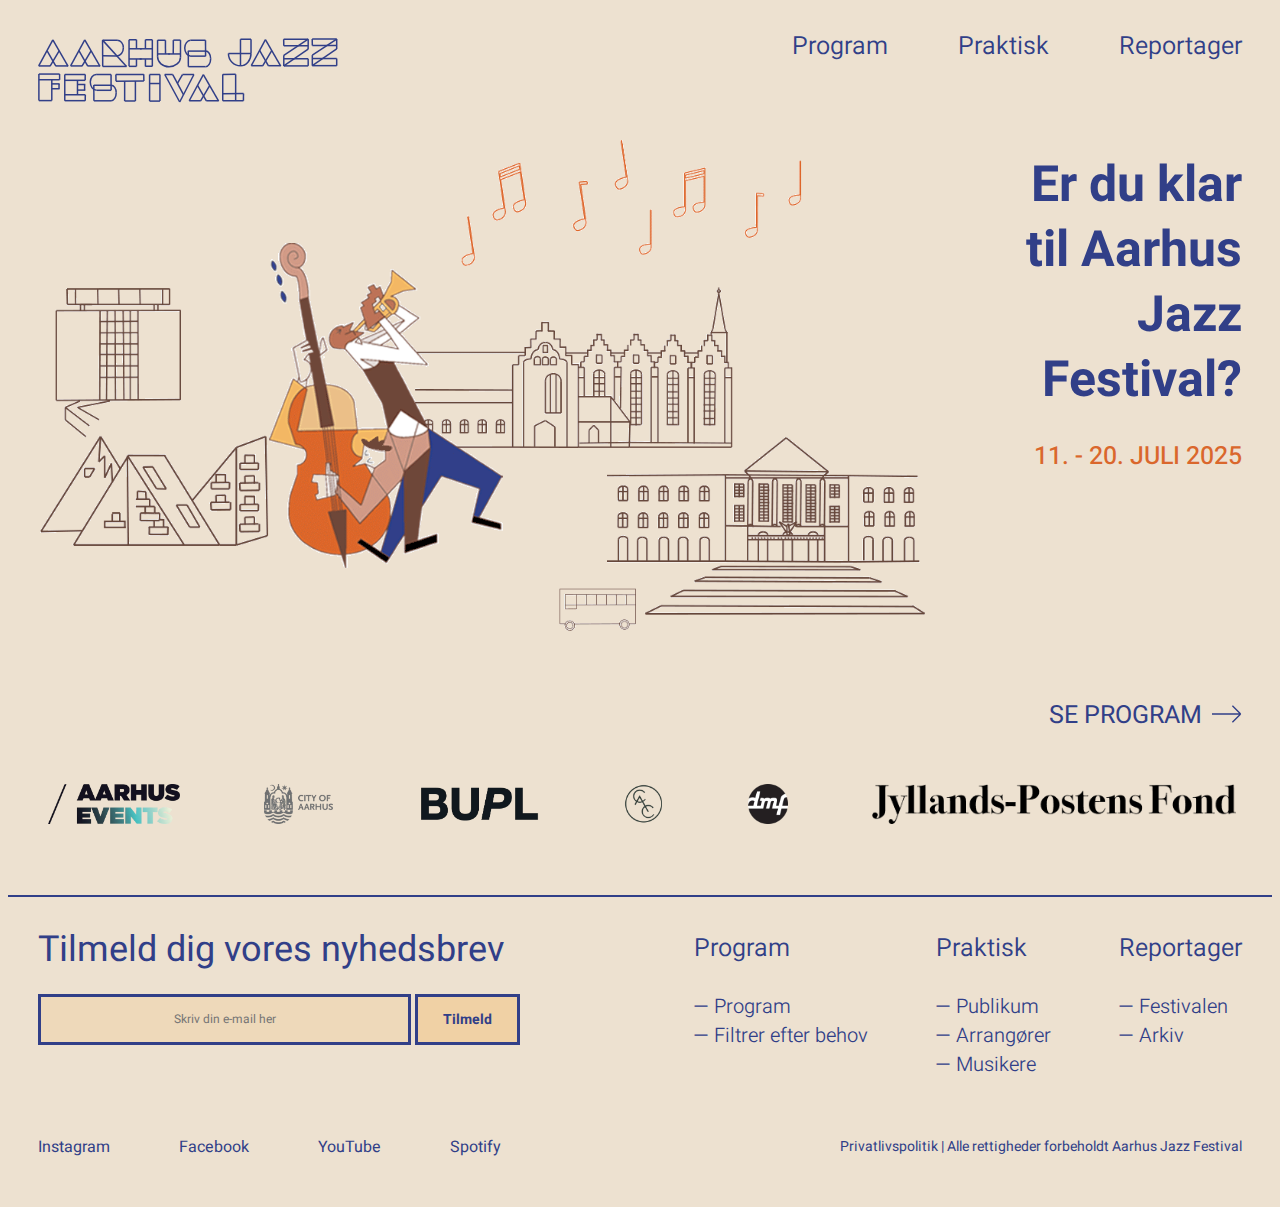
<file: index.html>
<!DOCTYPE html>
<html lang="da"> <!-- sprogkode dansk-->
<head>
    <meta charset="UTF-8">
    <meta name="viewport" content="width=device-width, initial-scale=1.0">
    <title>Forside</title>
    <meta name="description" content="Aarhus Jazz Festival er...."> <!-- SEO beskrivelse, vises i søgeresultatet-->
    <link rel="icon" href="images/aarhusJazzFestival-ikon.webp" type="image/x-icon"/> <!-- Lille ikon i faneblad -->
    <!-- Med tiden kommer linket til styles.css til at ligge her -->
     <script src="js/script.js"></script>
    <script src="js/index.js" defer></script>
    <link rel="stylesheet" href="style.css">
</head>

<body id="indexSide">
  <header> <!-- NAVIGATION -->
    <aside class="logo-navigationsbar">
        <a href="index.html"> <!--Linker til forsiden, når der klikkes på logo-->
            <img src="images/aarhus-jazz-festival-logo.svg" alt="Logo">
        </a>
    </aside>

    <nav>
        <ul class="navigationsbar">
            <li>
                <a href="program.html">Program</a>
                <ul class="drop-down">
                    <li><a href="program.html"> Program</a></li>
                    <li><a href="filtrer.html"> Filtrer efter behov</a></li>
                </ul>
            </li>

            <li>
                <a href="praktisk.html">Praktisk</a>
                <ul class="drop-down">
                    <li><a href="praktisk.html"> Publikum</a></li>
                    <li><a href="praktisk.html"> Arrangører</a></li>
                    <li><a href="praktisk.html"> Musikere</a></li>
                </ul>
            </li>

            <li>
                <a href="festivalen.html">Reportager</a>
                <ul class="drop-down">
                    <li><a href="festivalen.html"> Festivalen</a></li>
                    <li><a href="arkiv.html"> Arkivet</a></li>
                </ul>
            </li>
        </ul>
      <aside class="burgermenu">
        <img src="images/burgermenu-ikon.svg" alt="Burgermenu-ikon">
      </aside>
    </nav>
</header>  

    <section class="forside-animation"> <!--Forsien i desktop-visning-->
        
        <aside><!-- Forside Animation-->
          <img src="images/forsideAnimation.webp" alt="Aarhus Jazz Festival" id="styling-animation">
        </aside>

        <aside class="forside-tekst"><!-- Forside-tekst-->
          <h1>Er du klar til Aarhus Jazz Festival?</h1>
          <p>11. - 20. JULI 2025</p>

          <!--Ikon linker til program siden -->
          <a href="program.html">SE PROGRAM<img src="images/naeste-ikon.svg" alt="Aarhus Jazz Fesival program" id="ikon-forside"></a>
        </aside>
    </section>
    
    <section class="forside-animation-mobil"><!-- Forsiden i mobil-visning (kun ressponsiv denne dimensionering)-->
      <aside><!-- Mobil animation -->
        <img src="images/forside-mobil.webp" alt="Aarhus Jazz Festival" id="styling-animation-mobil">
      </aside>

      <aside class="forside-tekst-mobil"><!-- tekstindholdet -->
        <a href="program.html"> <!--Ikon linker til program siden -->
          <h1>Er du klar til Aarhus Jazz Festival?</h1>
          <p>11. - 20. JULI 2025</p>
        </a>
      </aside>
    </section>

    
    <section class="sponserslide"><!-- SPONSOR - SLIDER-->
            <section class="slide-container">
              <figure class="sponserlogo">
                <img src="images/aarhus-event-transparent.webp" alt="Aarhus Event" class="sliding-image">
              </figure>
              <figure class="sponserlogo">
                <img src="images/aarhus-kommune-transparent.webp" alt="Aarhus Kommune" class="sliding-image">
              </figure>
              <figure class="sponserlogo">
                <img src="images/bupl-transparent.webp" alt="BUPL" class="sliding-image">
              </figure>
              <figure class="sponserlogo">
                <img src="images/cac-transparent.webp" alt="CAC" class="sliding-image">
              </figure>
              <figure class="sponserlogo">
                <img src="images/dmf-transparent.webp" alt="DMF" class="sliding-image">
              </figure>
              <figure class="sponserlogo">
                <img src="images/jyllandsPostens-fond.webp" alt="Jyllands-Postens Fond" class="sliding-image">
              </figure>
              <figure class="sponserlogo">
                <img src="images/nordea-fonden-transparent.webp" alt="Nordea Fonden" class="sliding-image">
              </figure>
              <figure class="sponserlogo">
                <img src="images/spar-nord-transparent.webp" alt="Spar Nord Fonden" class="sliding-image">
              </figure>
              <figure class="sponserlogo">
                <img src="images/statens-kunstfond-transparent.webp" alt="Statens Kunstfond" class="sliding-image">
              </figure>
              <figure class="sponserlogo">
                <img src="images/stibo-fonden-transparent.webp" alt="Stibofonden" class="sliding-image">
              </figure>
              <figure class="sponserlogo">
                <img src="images/stiftstidendes-fond-transparent.webp" alt="Stiftstidendes fond" class="sliding-image">
              </figure>
            </section>
    </section>

    <!-- FOOTER -->
    <footer>
      <hr>
      <div class="footer-indhold">

          <div class="venstre-sektion">
              <section class="tilmeld-email-tekst"><h1>Tilmeld dig vores nyhedsbrev</h1></section>
              <form aria-label="Nyhedsbrev tilmelding">
                  <input class="email-tilmeld" type="email" placeholder="Skriv din e-mail her" required />
                  <button class="tilmeld-knap" type="submit">Tilmeld</button>
              </form>
          </div>

          <div class="hojre-sektion">

              <nav class="sektion-beholder">
                  <h3>Program</h3>
                  <ul>
                      <li><a href="program.html">— Program</a></li>
                      <li><a href="filtrer.html">— Filtrer efter behov</a></li>
                  </ul>
              </nav>

              <nav class="sektion-beholder">
                  <h3>Praktisk</h3>
                  <ul>
                      <li><a href="praktisk.html">— Publikum</a></li>
                      <li><a href="praktisk.html">— Arrangører</a></li>
                      <li><a href="praktisk.html">— Musikere</a></li>
                  </ul>
              </nav>

              <nav class="sektion-beholder">
                  <h3>Reportager</h3>
                  <ul>
                      <li><a href="festivalen.html">— Festivalen</a></li>
                      <li><a href="arkiv.html">— Arkiv</a></li>
                  </ul>
              </nav>

          </div>
      </div>

      <div class="bund-beholder">

          <div class="bund-sektion-socials">
              <a href="https://www.instagram.com" target="_blank">Instagram</a>
              <a href="https://www.facebook.com" target="_blank">Facebook</a>
              <a href="https://www.youtube.com" target="_blank">YouTube</a>
              <a href="https://www.spotify.com" target="_blank">Spotify</a>
          </div>
          
          <div class="bund-sektion">
              <p>Privatlivspolitik | Alle rettigheder forbeholdt Aarhus Jazz Festival</p>
          </div>
      </div>

      <aside class="popupTilmeldt">
          <p class="indholdPopupTilmeldt"></p>
      </aside>
      
  </footer>
    
</body>

</html>
</file>
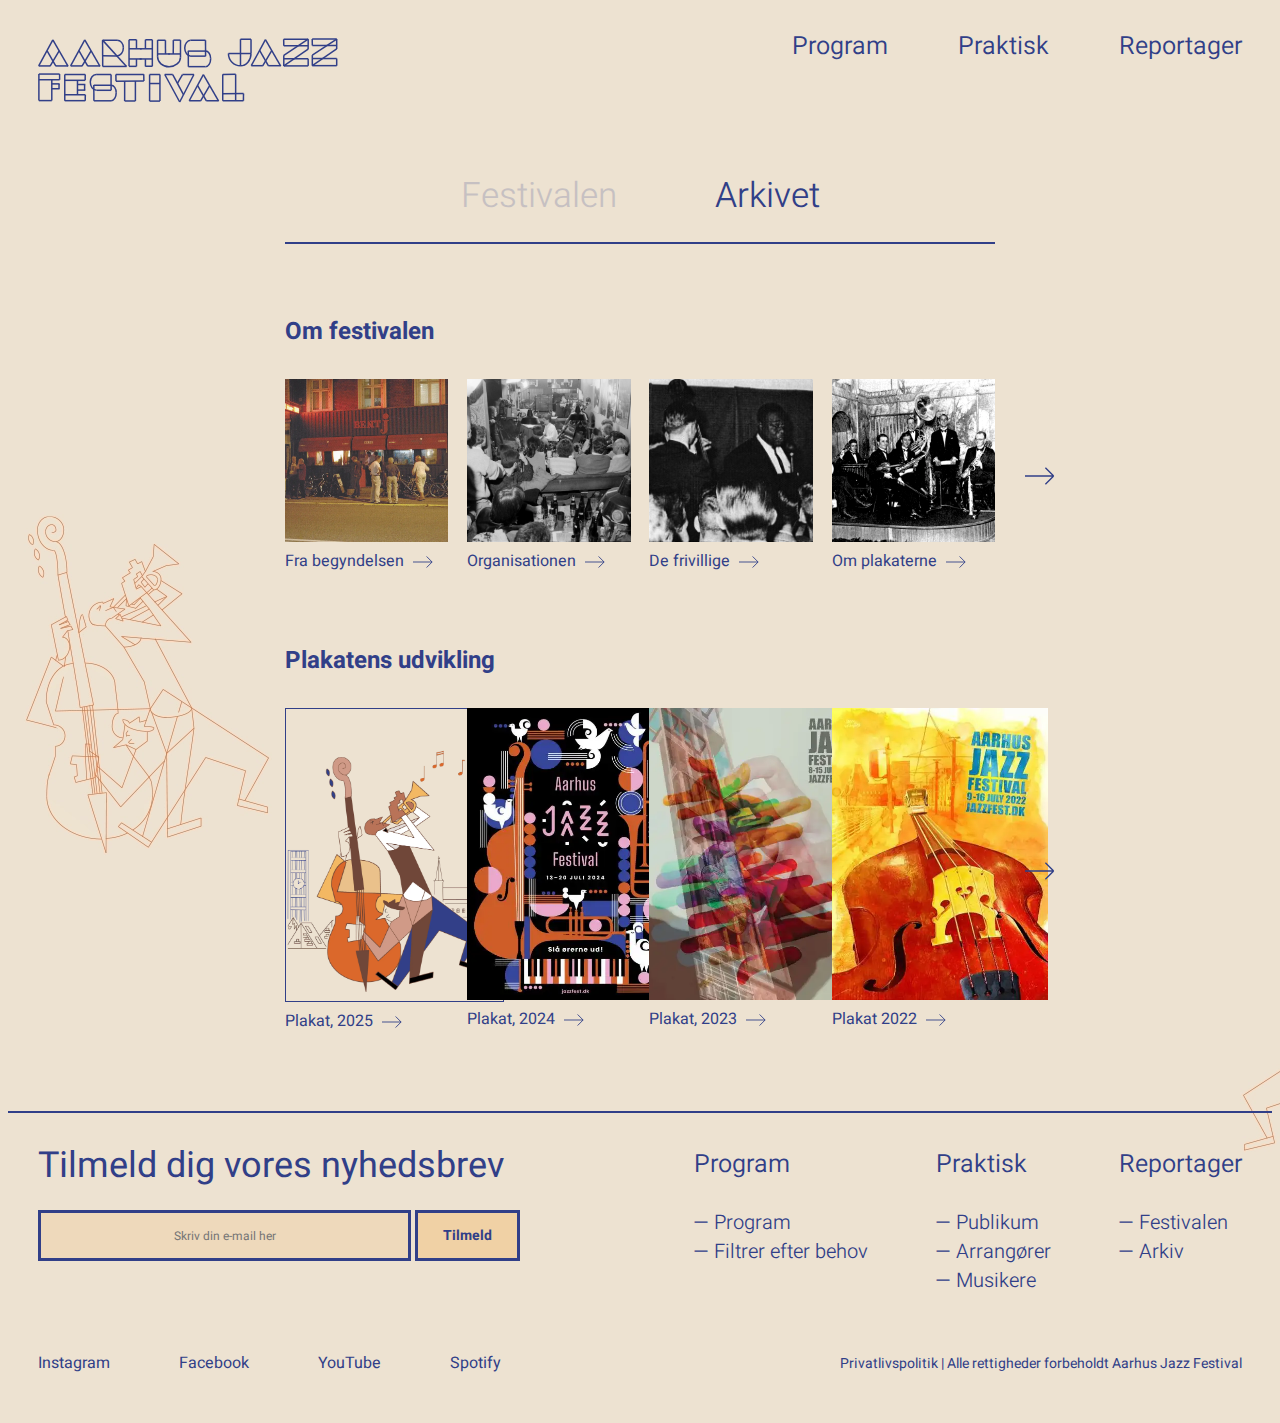
<file: arkiv.html>
<!DOCTYPE html>
<html lang="da"> <!-- sprogkode dansk-->
<head>
    <meta charset="UTF-8">
    <meta name="viewport" content="width=device-width, initial-scale=1.0">
    <title>Reportager</title>
    <meta name="description" content="Aarhus Jazz Festival er...."> <!-- SEO beskrivelse, vises i søgeresultatet-->
    <link rel="icon" href="images/aarhusJazzFestival-ikon.webp" type="image/x-icon"/> <!-- Lille ikon i faneblad -->
    <!-- Med tiden kommer linket til styles.css til at ligge her -->
    <link rel="stylesheet" href="style.css">
    <script src="js/script.js" defer></script> <!-- https://www.w3schools.com/tags/att_script_defer.asp -->
    <script src="js/arkiv.js" defer></script>
</head>
<body id="bodyArkiv">
    <header> <!-- NAVIGATION -->
        <aside class="logo-navigationsbar">
            <a href="index.html"> <!--Linker til forsiden, når der klikkes på logo-->
                <img src="images/aarhus-jazz-festival-logo.svg" alt="Logo">
            </a>
        </aside>

        <nav>
            <ul class="navigationsbar">
                <li>
                    <a href="program.html">Program</a>
                    <ul class="drop-down">
                        <li><a href="program.html"> Program</a></li>
                        <li><a href="filtrer.html"> Filtrer efter behov</a></li>
                    </ul>
                </li>

                <li>
                    <a href="praktisk.html">Praktisk</a>
                    <ul class="drop-down">
                        <li><a href="praktisk.html"> Publikum</a></li>
                        <li><a href="praktisk.html"> Arrangører</a></li>
                        <li><a href="praktisk.html"> Musikere</a></li>
                    </ul>
                </li>

                <li>
                    <a href="festivalen.html">Reportager</a>
                    <ul class="drop-down">
                        <li><a href="festivalen.html"> Festivalen</a></li>
                        <li><a href="arkiv.html"> Arkivet</a></li>
                    </ul>
                </li>
            </ul>
          <aside class="burgermenu">
            <img src="images/burgermenu-ikon.svg" alt="Burgermenu-ikon">
          </aside>
        </nav>
    </header>  

    <main>
        <section class="overskrifterPaaSider">
            <a href="festivalen.html"><h2 class="ikkeValgteOverskrift">Festivalen</h2></a>
            <a href="arkiv.html"><h2>Arkivet</h2></a>
        </section>

        <hr class="horisontal-linje"> <!-- horisontal linje, der skal markere overgangen fra overskrifter til indhold på siden -->

        <section>

            <h2 class="overskriftIArkivet">Om festivalen</h2>
            <article class="koncertFraDag">
                <figure class="enkeltKoncert">
                    <a href="fraBegyndelsen.html"><img src="images/aarhusJazzFestivalHistorieEt.webp" alt=""></a>
                    <a href="fraBegyndelsen.html" class="pilTilTekst">Fra begyndelsen <img src="images/naeste-ikon.svg" alt=""></a>
                </figure>

                <figure class="enkeltKoncert">
                    <img src="images/aarhusJazzFestivalHistorieTo.webp" alt="">
                    <a href="#" class="pilTilTekst">Organisationen <img src="images/naeste-ikon.svg" alt=""></a>
                </figure>

                <figure class="enkeltKoncert">
                    <img src="images/aarhusJazzFestivalHistorieTre.webp" alt="">
                    <a href="#" class="pilTilTekst">De frivillige <img src="images/naeste-ikon.svg" alt=""></a>
                </figure>

                <figure class="enkeltKoncert">
                    <img src="images/aarhusJazzFestivalHistorieFire.webp" alt="">
                    <a href="#" class="pilTilTekst">Om plakaterne <img src="images/naeste-ikon.svg" alt=""></a>
                </figure>
                <img class="pilFrem" src="images/naeste-ikon.svg" alt="Pil-tilbage-ikon">

            </article>

            <h2 class="overskriftIArkivet">Plakatens udvikling</h2>
            <article class="plakater" id="foerstePlakatSide">
                <figure class="enkeltPlakat">
                    <a href="omPlakat.html"><img class="aaretsPlakatStyling" src="images/plakat2025.webp" alt=""></a>
                    <a href="omPlakat.html" class="pilTilTekst">Plakat, 2025 <img src="images/naeste-ikon.svg" alt=""></a>
                </figure>

                <figure class="enkeltPlakat">
                    <img src="images/plakat24.webp" alt="">
                    <a href="404.html" class="pilTilTekst">Plakat, 2024 <img src="images/naeste-ikon.svg" alt=""></a>
                </figure>

                <figure class="enkeltPlakat">
                    <img src="images/plakat23.webp" alt="">
                    <a href="404.html" class="pilTilTekst">Plakat, 2023 <img src="images/naeste-ikon.svg" alt=""></a>
                </figure>

                <figure class="enkeltPlakat">
                    <img src="images/plakat22.webp" alt="">
                    <a href="404.html" class="pilTilTekst">Plakat 2022 <img src="images/naeste-ikon.svg" alt=""></a>
                </figure>
                <img class="pilFrem" id="skiftPlakatsideFrem" src="images/naeste-ikon.svg" alt="Pil-tilbage-ikon">

            </article>

            <article class="plakater" id="andenPlakatSide">
                <img class="pilTilbage" id="skiftPlakatsideTilbage" src="images/forrige-ikon.svg" alt="Pil-frem-ikon">
                <figure class="enkeltPlakat">
                    <img src="images/plakat21.webp" alt="">
                    <a href="omPlakat.html" class="pilTilTekst">Plakat, 2021 <img src="images/naeste-ikon.svg" alt=""></a>
                </figure>

                <figure class="enkeltPlakat">
                    <img src="images/plakat20.webp" alt="">
                    <a href="404.html" class="pilTilTekst">Plakat, 2020 <img src="images/naeste-ikon.svg" alt=""></a>
                </figure>

                <figure class="enkeltPlakat">
                    <img src="images/plakat19.webp" alt="">
                    <a href="404.html" class="pilTilTekst">Plakat, 2019 <img src="images/naeste-ikon.svg" alt=""></a>
                </figure>

                <figure class="enkeltPlakat">
                    <img src="images/plakat18.webp" alt="">
                    <a href="404.html" class="pilTilTekst">Plakat 2018 <img src="images/naeste-ikon.svg" alt=""></a>
                </figure>
            </article>
        </section>
    </main>

    <footer>
        <hr>
        <div class="footer-indhold">

            <div class="venstre-sektion">
                <section class="tilmeld-email-tekst"><h1>Tilmeld dig vores nyhedsbrev</h1></section>
                <form aria-label="Nyhedsbrev tilmelding">
                    <input class="email-tilmeld" type="email" placeholder="Skriv din e-mail her" required />
                    <button class="tilmeld-knap" type="submit">Tilmeld</button>
                </form>
            </div>

            <div class="hojre-sektion">

                <nav class="sektion-beholder">
                    <h3>Program</h3>
                    <ul>
                        <li><a href="program.html">— Program</a></li>
                        <li><a href="filtrer.html">— Filtrer efter behov</a></li>
                    </ul>
                </nav>

                <nav class="sektion-beholder">
                    <h3>Praktisk</h3>
                    <ul>
                        <li><a href="praktisk.html">— Publikum</a></li>
                        <li><a href="praktisk.html">— Arrangører</a></li>
                        <li><a href="praktisk.html">— Musikere</a></li>
                    </ul>
                </nav>

                <nav class="sektion-beholder">
                    <h3>Reportager</h3>
                    <ul>
                        <li><a href="festivalen.html">— Festivalen</a></li>
                        <li><a href="arkiv.html">— Arkiv</a></li>
                    </ul>
                </nav>

            </div>
        </div>

        <div class="bund-beholder">

            <div class="bund-sektion-socials">
                <a href="https://www.instagram.com" target="_blank">Instagram</a>
                <a href="https://www.facebook.com" target="_blank">Facebook</a>
                <a href="https://www.youtube.com" target="_blank">YouTube</a>
                <a href="https://www.spotify.com" target="_blank">Spotify</a>
            </div>
            
            <div class="bund-sektion">
                <p>Privatlivspolitik | Alle rettigheder forbeholdt Aarhus Jazz Festival</p>
            </div>
        </div>

        <aside class="popupTilmeldt">
            <p class="indholdPopupTilmeldt"></p>
        </aside>
        
    </footer>
    
</body>

</html>
</file>
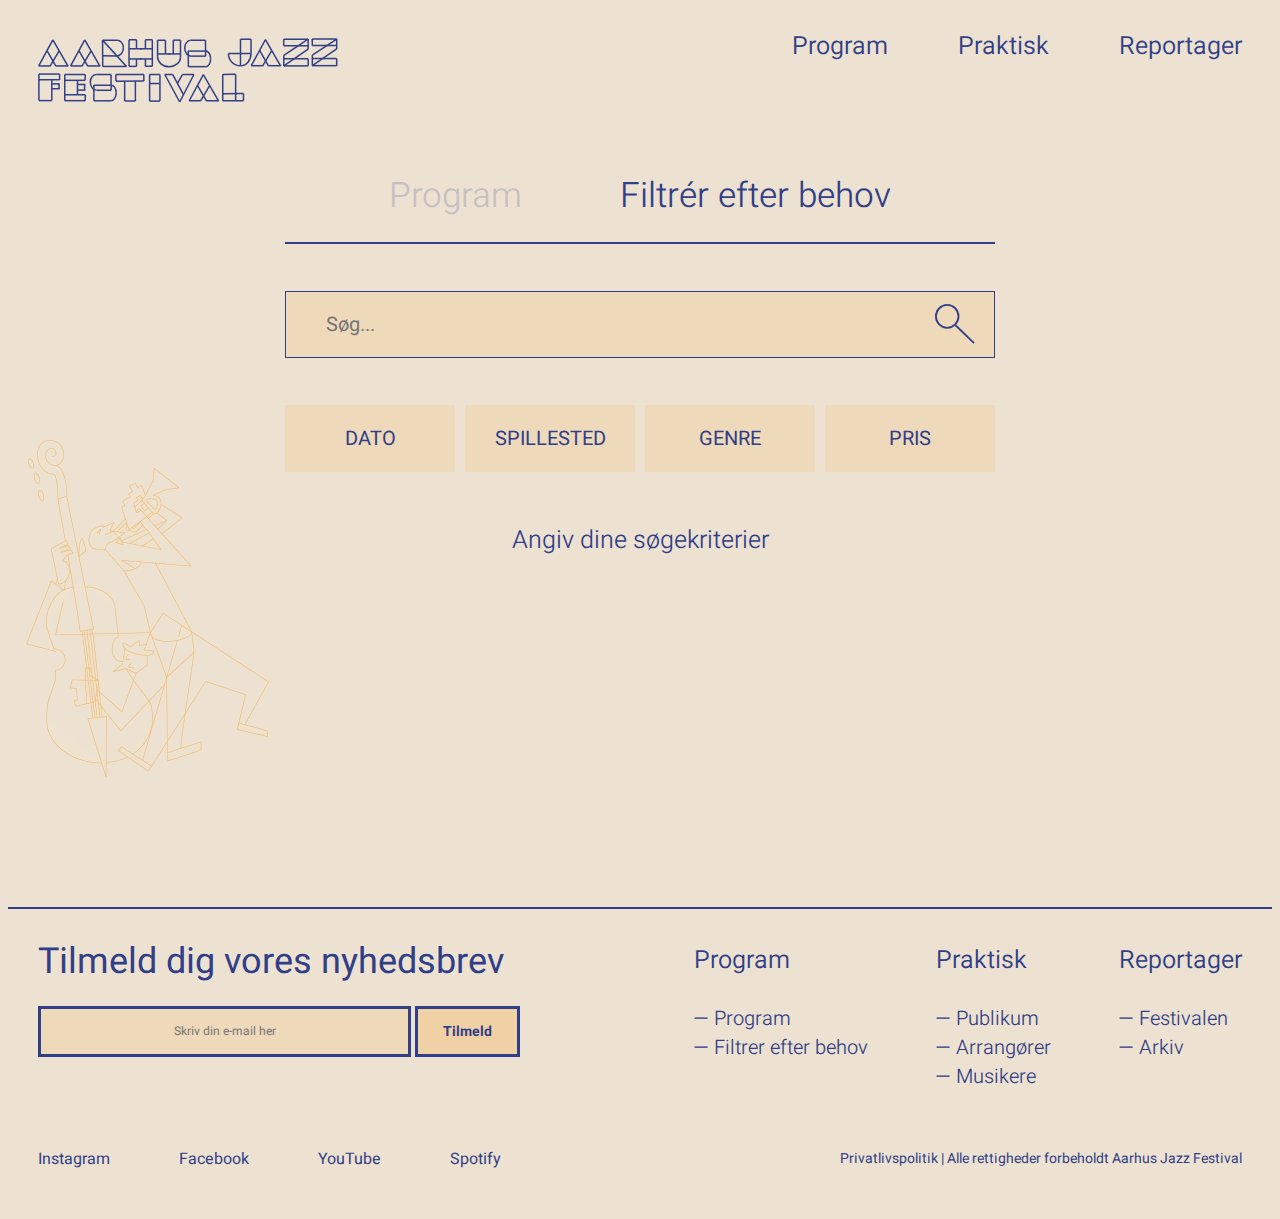
<file: filtrer.html>
<!DOCTYPE html>
<html lang="da"> <!-- sprogkode dansk-->
<head>
    <meta charset="UTF-8">
    <meta name="viewport" content="width=device-width, initial-scale=1.0">
    <title>Program</title>
    <meta name="description" content="Aarhus Jazz Festival er...."> <!-- SEO beskrivelse, vises i søgeresultatet-->
    <link rel="icon" href="images/aarhusJazzFestival-ikon.webp" type="image/x-icon"/> <!-- Lille ikon i faneblad -->
    <!-- Med tiden kommer linket til styles.css til at ligge her -->
    <script src="js/script.js" defer></script>
    <script src="js/filtrer.js" defer></script>
    <link rel="stylesheet" href="style.css">
</head>
<body id="bodyFiltrer">
    <header> <!-- NAVIGATION -->
        <aside class="logo-navigationsbar">
            <a href="index.html"> <!--Linker til forsiden, når der klikkes på logo-->
                <img src="images/aarhus-jazz-festival-logo.svg" alt="Logo">
            </a>
        </aside>

        <nav>
            <ul class="navigationsbar">
                <li>
                    <a href="program.html">Program</a>
                    <ul class="drop-down">
                        <li><a href="program.html"> Program</a></li>
                        <li><a href="filtrer.html"> Filtrer efter behov</a></li>
                    </ul>
                </li>

                <li>
                    <a href="praktisk.html">Praktisk</a>
                    <ul class="drop-down">
                        <li><a href="praktisk.html"> Publikum</a></li>
                        <li><a href="praktisk.html"> Arrangører</a></li>
                        <li><a href="praktisk.html"> Musikere</a></li>
                    </ul>
                </li>

                <li>
                    <a href="festivalen.html">Reportager</a>
                    <ul class="drop-down">
                        <li><a href="festivalen.html"> Festivalen</a></li>
                        <li><a href="arkiv.html"> Arkivet</a></li>
                    </ul>
                </li>
            </ul>
          <aside class="burgermenu">
            <img src="images/burgermenu-ikon.svg" alt="Burgermenu-ikon">
          </aside>
        </nav>
    </header>   
    <main>

        <!-- --------------------------DETTE INDHOLD ER FOR PROGRAM-SIDEN -------------------------- -->
        <section class="overskrifterPaaSider">
            <a href="program.html"><h2 class="ikkeValgteOverskrift">Program</h2></a>
            <a href="filtrer.html"><h2>Filtrér efter behov</h2></a>
        </section>

        <hr class="horisontal-linje"> <!-- horisontal linje, der skal markere overgangen fra overskrifter til indhold på siden -->

        <article> 

            <!-- Søgefeltet og søgeikonet på siden - samt et tekstfelt, nulstil, der kun vises, når der er valgt filtre-->
            <aside id="soegefeltOgIkon">
                <input id="soegefelt" type="search" placeholder="Søg...">
                <img id="soegeikon" src="images/soeg-ikon.svg" alt="Søgeikon">
                <p id="nulstilFiltrer">&times; nulstil</p>
            </aside>

            <!-- Knapperne, der angiver filtereringsmulighederne -->
            <figure id="filtreringsmuligheder">
                <button>DATO</button>
                <button id="spillestedKnap">SPILLESTED</button>
                <button id="genreKnap">GENRE</button>
                <button id="prisKnap">PRIS</button>
            </figure>

            <!-- Den dropdown, der viser prisniveauerne og hvad, der kan sorteres efter-->
            <aside id="dropdownPris">
                <p class="dropdownPrisMulighed">GRATIS</p> <!-- Denne knap er den eneste med funktionalitet-->
                <p class="dropdownPrisMulighed">UNDER 100 KR.</p>
                <p class="dropdownPrisMulighed">OVER 100 KR.</p>
            </aside> 

            <h2 id="angivSoegekriterierTekst">Angiv dine søgekriterier</h2>

            <section id="filtreredeKoncerter"></section> <!-- Denne section er tom og bruges til at indsætte indhold i, når der er angivet kriterier. Se filtrer.js -->

        </article>

        <!-- Besked om, at søgningen ikke gav nogen resultater-->
        <aside id="popup-soegning">
            <button id="lukSoegningPopUp">&times;</button> <!-- Kryds, der bruges som lukekknap -->
            <p id="indholdPopupProgram"></p> <!-- Beskeden indsættes her med JavaScript - se filtrer.js -->
        </aside>

        <!-- De koncerter, der er gratis -->
        <figure class="enkeltKoncert gratisKoncert gratisKoncertFiltrer" id="carloId">
            <a href="omKunstner.html"><img src="images/carloDayyani.webp" alt="Carlo Dayyani Trio (DK)"></a>
            <a href="omKunstner.html" class="pilTilTekst">Carlo Dayyani Trio (DK) <img src="images/naeste-ikon.svg" alt="Næsteikon"></a>
        </figure>

        <figure class="enkeltKoncert gratisKoncert gratisKoncertFiltrer">
            <img src="images/erlingsJazzJam.webp" alt="Billede af Erlings Jazz Jam">
            <a href="#" class="pilTilTekst">Erlings Jazz Jam (DK) <img src="images/naeste-ikon.svg" alt="Næsteikon"></a>
        </figure>

        <figure class="enkeltKoncert gratisKoncert gratisKoncertFiltrer">
            <img src="images/triatlon.webp" alt="Billede af Triatlon">
            <a href="#" class="pilTilTekst">Triatlon (DK) <img src="images/naeste-ikon.svg" alt="Næsteikon"></a>
        </figure>

        <figure class="enkeltKoncert gratisKoncert gratisKoncertFiltrer">
            <img src="images/dayyaniAkrofi.webp" alt="Billede af Dayyani & Akrofi">
            <a href="#" class="pilTilTekst">3X Dayyani + Akrofi  <img src="images/naeste-ikon.svg" alt="Næsteikon"></a>
        </figure>

    </main>

    <footer>
        <hr>
        <div class="footer-indhold">

            <div class="venstre-sektion">
                <section class="tilmeld-email-tekst"><h1>Tilmeld dig vores nyhedsbrev</h1></section>
                <form aria-label="Nyhedsbrev tilmelding">
                    <input class="email-tilmeld" type="email" placeholder="Skriv din e-mail her" required />
                    <button class="tilmeld-knap" type="submit">Tilmeld</button>
                </form>
            </div>

            <div class="hojre-sektion">

                <nav class="sektion-beholder">
                    <h3>Program</h3>
                    <ul>
                        <li><a href="program.html">— Program</a></li>
                        <li><a href="filtrer.html">— Filtrer efter behov</a></li>
                    </ul>
                </nav>

                <nav class="sektion-beholder">
                    <h3>Praktisk</h3>
                    <ul>
                        <li><a href="praktisk.html">— Publikum</a></li>
                        <li><a href="praktisk.html">— Arrangører</a></li>
                        <li><a href="praktisk.html">— Musikere</a></li>
                    </ul>
                </nav>

                <nav class="sektion-beholder">
                    <h3>Reportager</h3>
                    <ul>
                        <li><a href="festivalen.html">— Festivalen</a></li>
                        <li><a href="arkiv.html">— Arkiv</a></li>
                    </ul>
                </nav>

            </div>
        </div>

        <div class="bund-beholder">

            <div class="bund-sektion-socials">
                <a href="https://www.instagram.com" target="_blank">Instagram</a>
                <a href="https://www.facebook.com" target="_blank">Facebook</a>
                <a href="https://www.youtube.com" target="_blank">YouTube</a>
                <a href="https://www.spotify.com" target="_blank">Spotify</a>
            </div>
            
            <div class="bund-sektion">
                <p>Privatlivspolitik | Alle rettigheder forbeholdt Aarhus Jazz Festival</p>
            </div>
        </div>

        <aside class="popupTilmeldt">
            <p class="indholdPopupTilmeldt"></p>
        </aside>
        
    </footer>

</body>

</html>
</file>
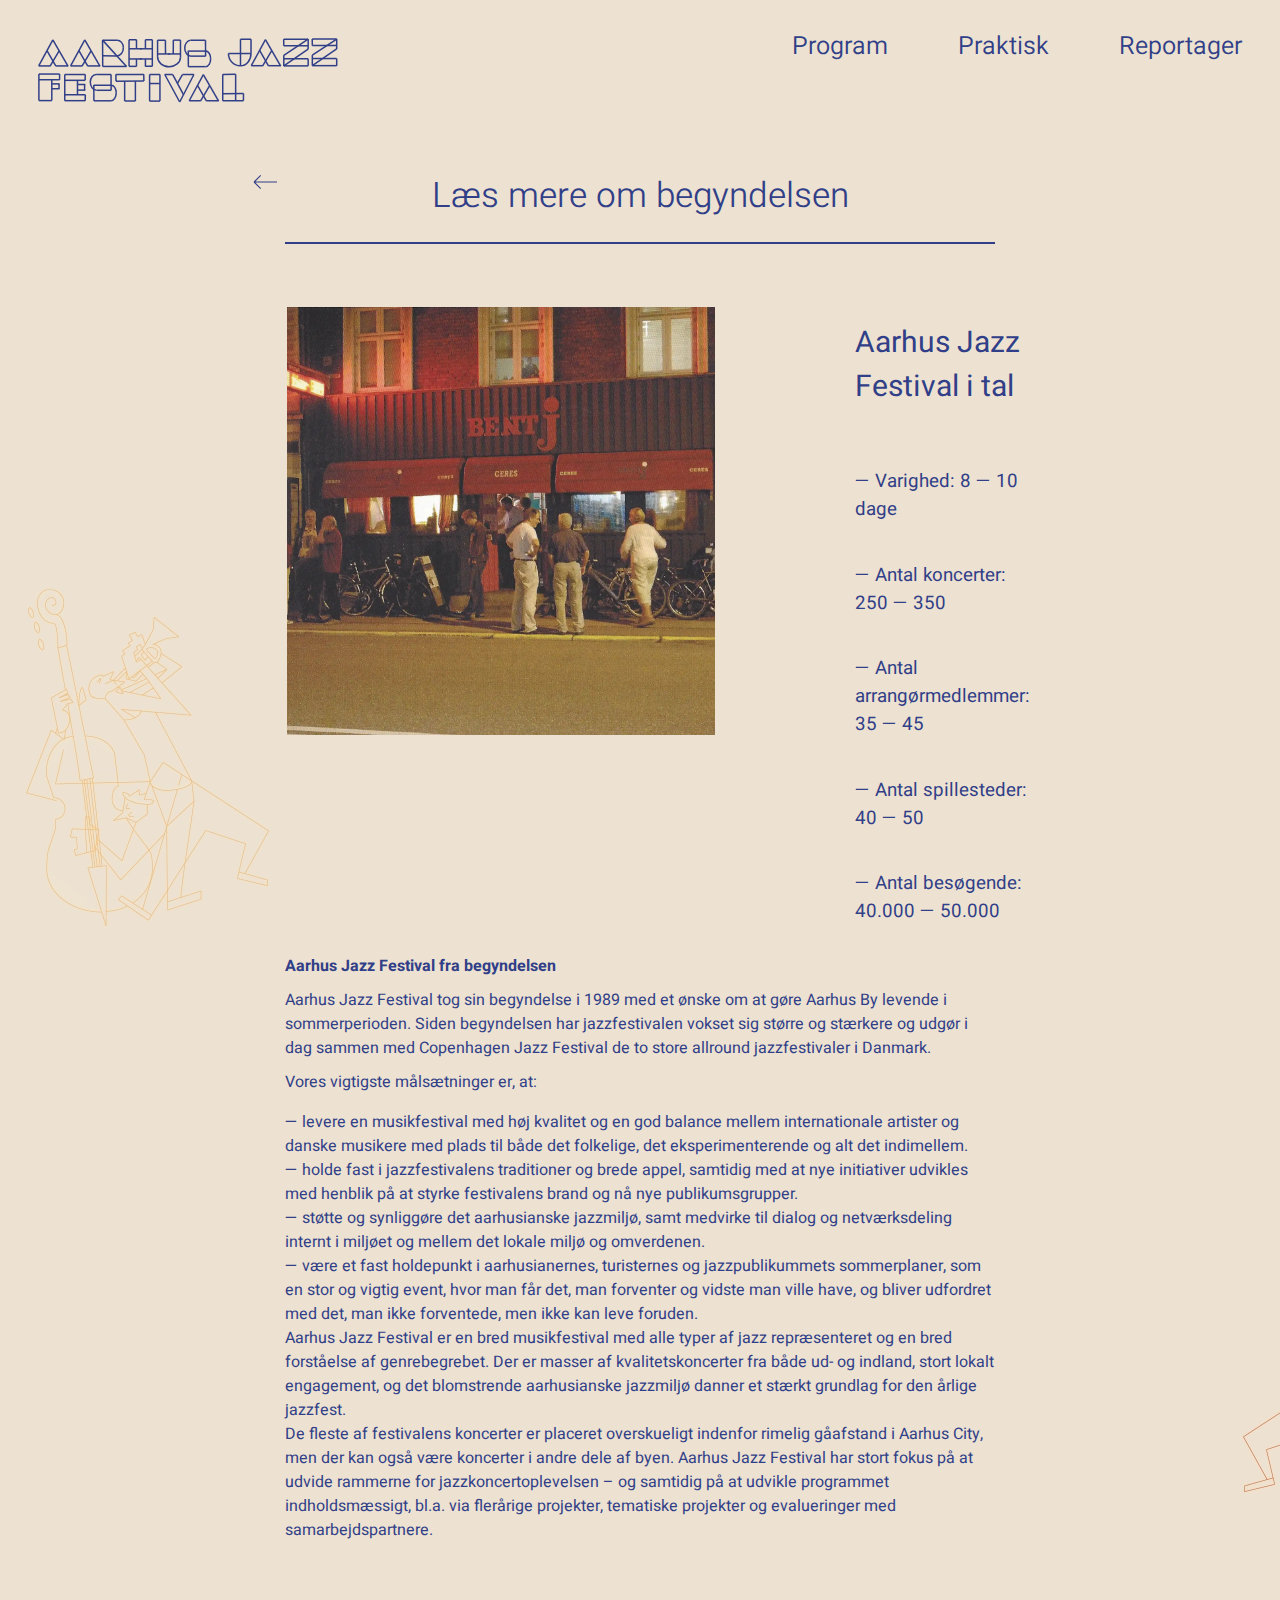
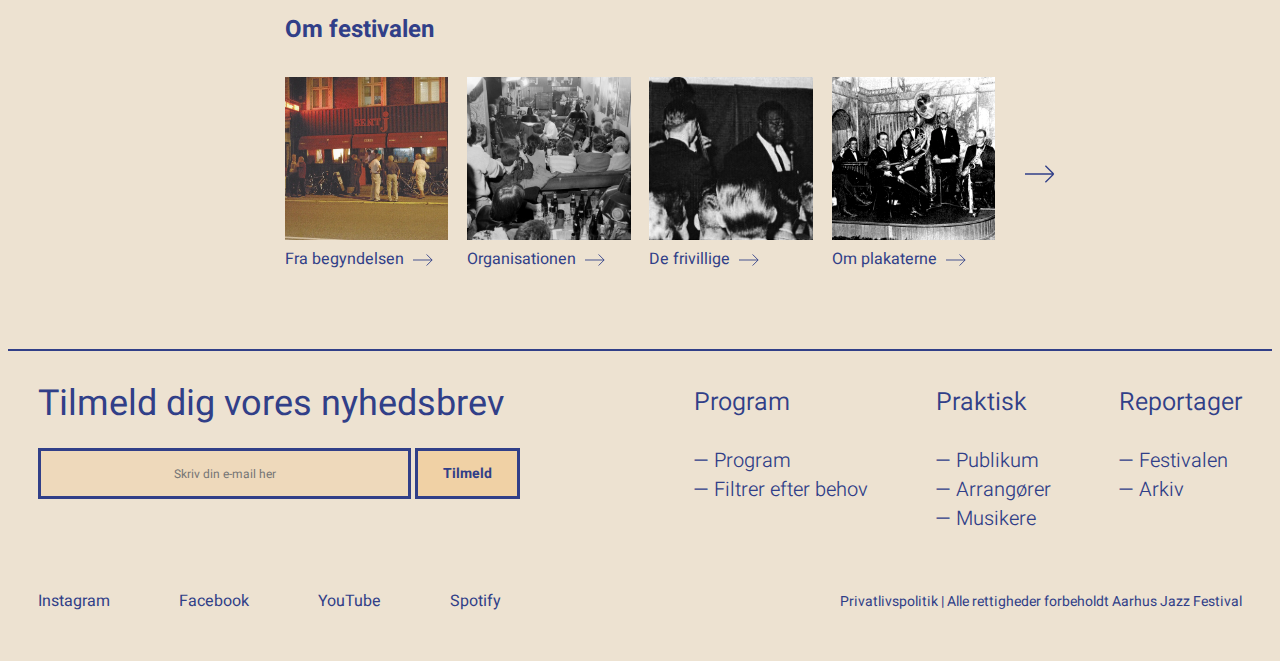
<file: fraBegyndelsen.html>
<!DOCTYPE html>
<html lang="da"> <!-- sprogkode dansk-->
<head>
    <meta charset="UTF-8">
    <meta name="viewport" content="width=device-width, initial-scale=1.0">
    <title>Om Kunstneren</title>
    <meta name="description" content="Aarhus Jazz Festival er...."> <!-- SEO beskrivelse, vises i søgeresultatet-->
    <link rel="icon" href="images/aarhusJazzFestival-ikon.webp" type="image/x-icon"/> <!-- Lille ikon i faneblad -->
    <!-- Med tiden kommer linket til styles.css til at ligge her -->
    <link rel="stylesheet" href="style.css">
    <script src="js/script.js" defer></script>

</head>
<body id="bodyFraBegyndelsen"> 
    <header> <!-- NAVIGATION -->
        <aside class="logo-navigationsbar">
            <a href="index.html"> <!--Linker til forsiden, når der klikkes på logo-->
                <img src="images/aarhus-jazz-festival-logo.svg" alt="Logo">
            </a>
        </aside>

        <nav>
            <ul class="navigationsbar">
                <li>
                    <a href="program.html">Program</a>
                    <ul class="drop-down">
                        <li><a href="program.html"> Program</a></li>
                        <li><a href="filtrer.html"> Filtrer efter behov</a></li>
                    </ul>
                </li>

                <li>
                    <a href="praktisk.html">Praktisk</a>
                    <ul class="drop-down">
                        <li><a href="praktisk.html"> Publikum</a></li>
                        <li><a href="praktisk.html"> Arrangører</a></li>
                        <li><a href="praktisk.html"> Musikere</a></li>
                    </ul>
                </li>

                <li>
                    <a href="festivalen.html">Reportager</a>
                    <ul class="drop-down">
                        <li><a href="festivalen.html"> Festivalen</a></li>
                        <li><a href="arkiv.html"> Arkivet</a></li>
                    </ul>
                </li>
            </ul>
          <aside class="burgermenu">
            <img src="images/burgermenu-ikon.svg" alt="Burgermenu-ikon">
          </aside>
        </nav>
    </header>  
    <main>

        <section class="overskrifterPaaSider">
            <img class="gaaTilbagePil" src="images/forrige-ikon.svg" alt="Pil for at komme tilbage">            
            <h2>Læs mere om begyndelsen</h2>
        </section>
        
        <hr class="horisontal-linje"> <!-- horisontal linje, der skal markere overgangen fra overskrifter til indhold på siden -->

        <article id="billedeOgInfoFraBegyndelsen">
            <figure>
                <img src="images/aarhusJazzFestivalHistorieEt.webp" alt="Billede af Aarhus Jazz Festival fra begyndelsen">
            </figure>

            <section id="fraBegyndelsenInformation">
                <h3 id="underoverskriftFraBegyndelsen">Aarhus Jazz Festival i tal</h3>
                <h3>— Varighed: 8 — 10 dage</h3>
                <h3>— Antal koncerter: 250 — 350</h3>
                <h3>— Antal arrangørmedlemmer: 35 — 45</h3>
                <h3>— Antal spillesteder: 40 — 50</h3>
                <h3>— Antal besøgende: 40.000 — 50.000</h3>
            </section>

        </article>

        <article id="beskrivelseAfKunstner">

            <p id="beskrivelseAfKunstnerOverskrift">Aarhus Jazz Festival fra begyndelsen</p>
            <p> Aarhus Jazz Festival tog sin begyndelse i 1989 med et ønske om at gøre Aarhus By levende i sommerperioden. Siden begyndelsen har jazzfestivalen vokset sig større og stærkere og udgør i dag sammen med Copenhagen Jazz Festival de to store allround jazzfestivaler i Danmark. </p>
            <p>Vores vigtigste målsætninger er, at: </p>
            <ul>
                <li>— levere en musikfestival med høj kvalitet og en god balance mellem internationale artister og danske musikere med plads til både det folkelige, det eksperimenterende og alt det indimellem.</li>
                <li>— holde fast i jazzfestivalens traditioner og brede appel, samtidig med at nye initiativer udvikles med henblik på at styrke festivalens brand og nå nye publikumsgrupper.</li>
                <li>— støtte og synliggøre det aarhusianske jazzmiljø, samt medvirke til dialog og netværksdeling internt i miljøet og mellem det lokale miljø og omverdenen.</li>
                <li>— være et fast holdepunkt i aarhusianernes, turisternes og jazzpublikummets sommerplaner, som en stor og vigtig event, hvor man får det, man forventer og vidste man ville have, og bliver udfordret med det, man ikke forventede, men ikke kan leve foruden.</li>
                <li>Aarhus Jazz Festival er en bred musikfestival med alle typer af jazz repræsenteret og en bred forståelse af genrebegrebet. Der er masser af kvalitetskoncerter fra både ud- og indland, stort lokalt engagement, og det blomstrende aarhusianske jazzmiljø danner et stærkt grundlag for den årlige jazzfest.</li>
                <li> De fleste af festivalens koncerter er placeret overskueligt indenfor rimelig gåafstand i Aarhus City, men der kan også være koncerter i andre dele af byen. Aarhus Jazz Festival har stort fokus på at udvide rammerne for jazzkoncertoplevelsen – og samtidig på at udvikle programmet indholdsmæssigt, bl.a. via flerårige projekter, tematiske projekter og evalueringer med samarbejdspartnere.</li>
            </ul>
           
        </article>

        <h2 class="overskriftIArkivet">Om festivalen</h2>
            <article class="koncertFraDag">
                <figure class="enkeltKoncert">
                    <a href="fraBegyndelsen.html"><img src="images/aarhusJazzFestivalHistorieEt.webp" alt=""></a>
                    <a href="fraBegyndelsen.html" class="pilTilTekst">Fra begyndelsen <img src="images/naeste-ikon.svg" alt=""></a>
                </figure>

                <figure class="enkeltKoncert">
                    <img src="images/aarhusJazzFestivalHistorieTo.webp" alt="">
                    <a href="#" class="pilTilTekst">Organisationen <img src="images/naeste-ikon.svg" alt=""></a>
                </figure>

                <figure class="enkeltKoncert">
                    <img src="images/aarhusJazzFestivalHistorieTre.webp" alt="">
                    <a href="#" class="pilTilTekst">De frivillige <img src="images/naeste-ikon.svg" alt=""></a>
                </figure>

                <figure class="enkeltKoncert">
                    <img src="images/aarhusJazzFestivalHistorieFire.webp" alt="">
                    <a href="#" class="pilTilTekst">Om plakaterne <img src="images/naeste-ikon.svg" alt=""></a>
                </figure>
                <img class="pilFrem" src="images/naeste-ikon.svg" alt="Pil-tilbage-ikon">

            </article>

    </main>

    <footer>
        <hr>
        <div class="footer-indhold">

            <div class="venstre-sektion">
                <section class="tilmeld-email-tekst"><h1>Tilmeld dig vores nyhedsbrev</h1></section>
                <form aria-label="Nyhedsbrev tilmelding">
                    <input class="email-tilmeld" type="email" placeholder="Skriv din e-mail her" required />
                    <button class="tilmeld-knap" type="submit">Tilmeld</button>
                </form>
            </div>

            <div class="hojre-sektion">

                <nav class="sektion-beholder">
                    <h3>Program</h3>
                    <ul>
                        <li><a href="program.html">— Program</a></li>
                        <li><a href="filtrer.html">— Filtrer efter behov</a></li>
                    </ul>
                </nav>

                <nav class="sektion-beholder">
                    <h3>Praktisk</h3>
                    <ul>
                        <li><a href="praktisk.html">— Publikum</a></li>
                        <li><a href="praktisk.html">— Arrangører</a></li>
                        <li><a href="praktisk.html">— Musikere</a></li>
                    </ul>
                </nav>

                <nav class="sektion-beholder">
                    <h3>Reportager</h3>
                    <ul>
                        <li><a href="festivalen.html">— Festivalen</a></li>
                        <li><a href="arkiv.html">— Arkiv</a></li>
                    </ul>
                </nav>

            </div>
        </div>

        <div class="bund-beholder">

            <div class="bund-sektion-socials">
                <a href="https://www.instagram.com" target="_blank">Instagram</a>
                <a href="https://www.facebook.com" target="_blank">Facebook</a>
                <a href="https://www.youtube.com" target="_blank">YouTube</a>
                <a href="https://www.spotify.com" target="_blank">Spotify</a>
            </div>
            
            <div class="bund-sektion">
                <p>Privatlivspolitik | Alle rettigheder forbeholdt Aarhus Jazz Festival</p>
            </div>
        </div>

        <aside class="popupTilmeldt">
            <p class="indholdPopupTilmeldt"></p>
        </aside>
        
    </footer>
    
</body>

</html>
</file>
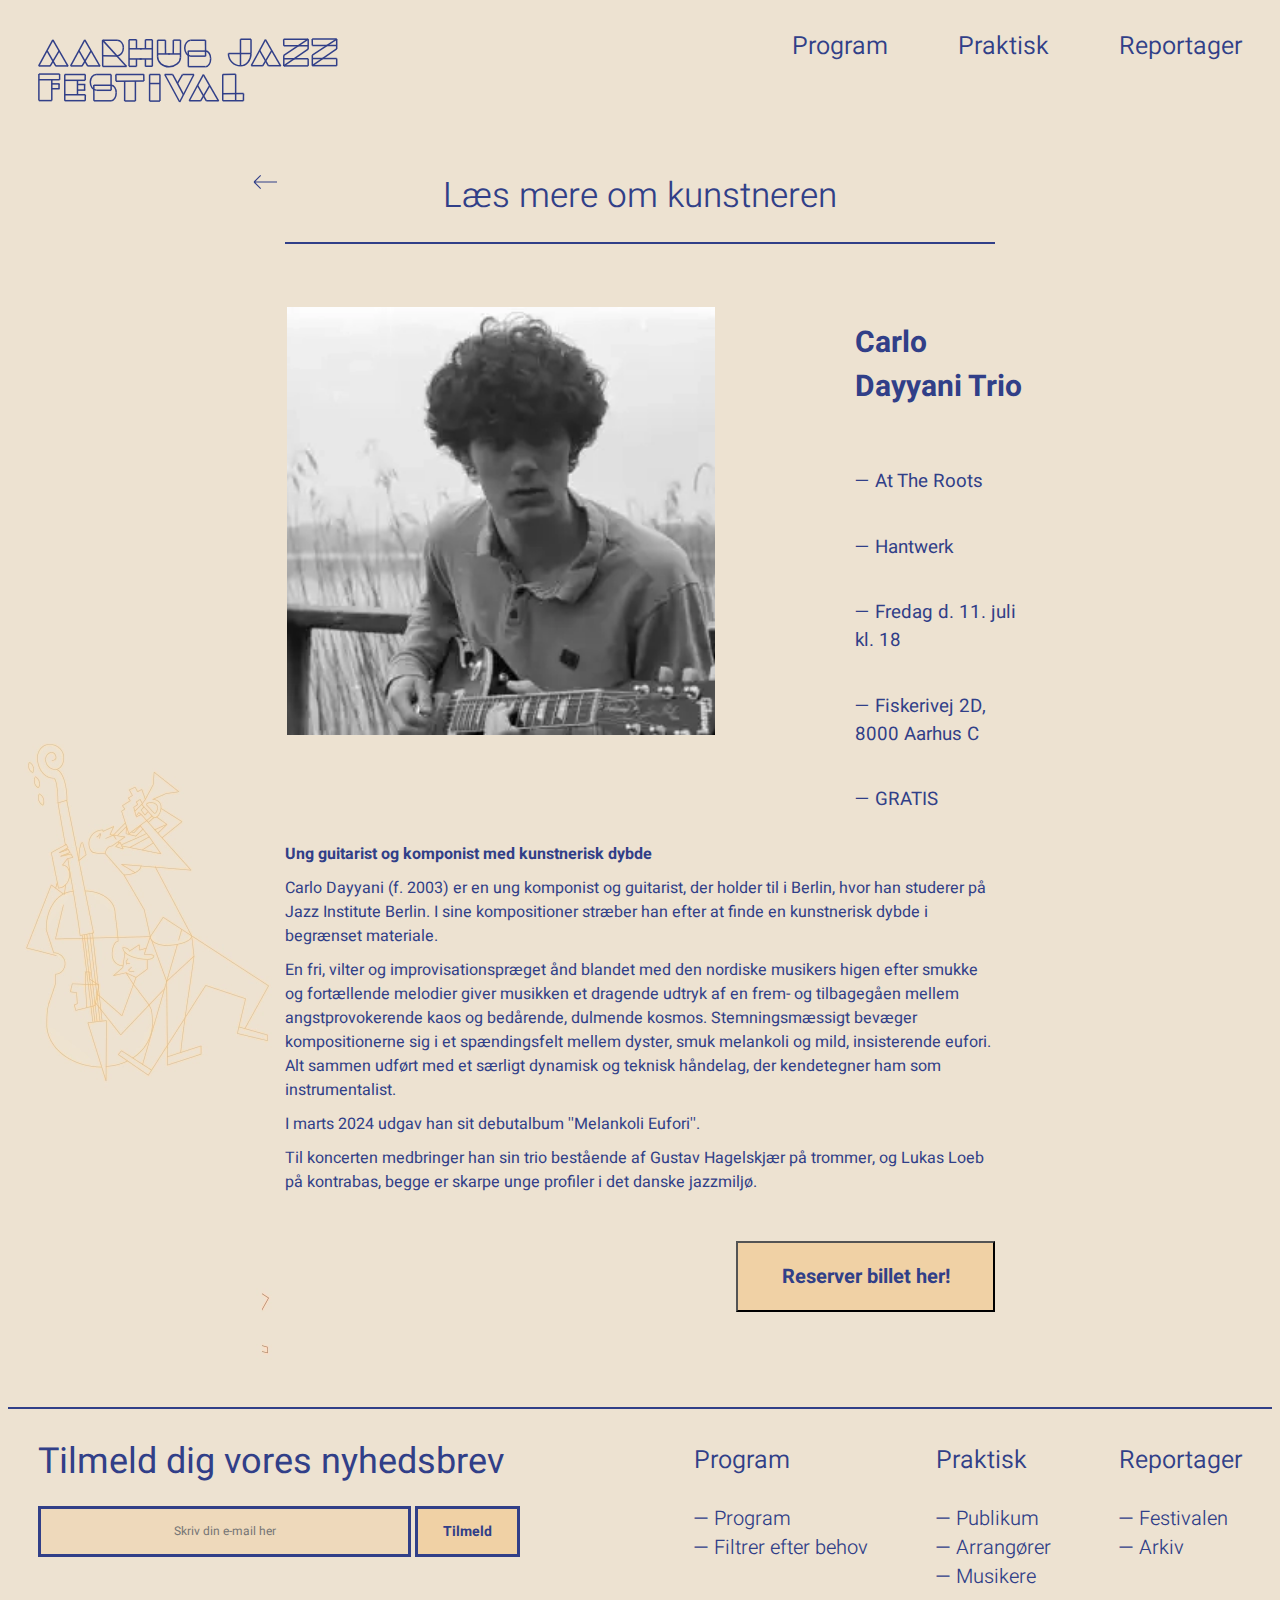
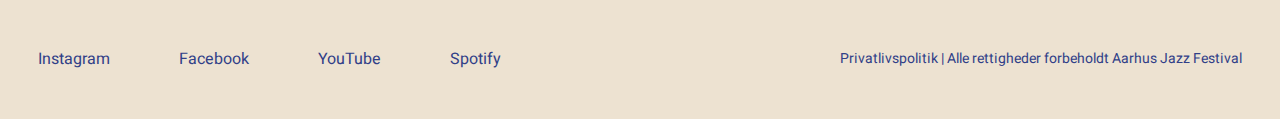
<file: omKunstner.html>
<!DOCTYPE html>
<html lang="da"> <!-- sprogkode dansk-->
<head>
    <meta charset="UTF-8">
    <meta name="viewport" content="width=device-width, initial-scale=1.0">
    <title>Om Kunstneren</title>
    <meta name="description" content="Aarhus Jazz Festival er...."> <!-- SEO beskrivelse, vises i søgeresultatet-->
    <link rel="icon" href="images/aarhusJazzFestival-ikon.webp" type="image/x-icon"/> <!-- Lille ikon i faneblad -->
    <!-- Med tiden kommer linket til styles.css til at ligge her -->
    <link rel="stylesheet" href="style.css">
    <script src="js/script.js" defer></script>
    <script src="js/omKunstner.js" defer></script>

</head>
<body id="bodyOmKunstner">
    <header> <!-- NAVIGATION -->
        <aside class="logo-navigationsbar">
            <a href="index.html"> <!--Linker til forsiden, når der klikkes på logo-->
                <img src="images/aarhus-jazz-festival-logo.svg" alt="Logo">
            </a>
        </aside>

        <nav>
            <ul class="navigationsbar">
                <li>
                    <a href="program.html">Program</a>
                    <ul class="drop-down">
                        <li><a href="program.html"> Program</a></li>
                        <li><a href="filtrer.html"> Filtrer efter behov</a></li>
                    </ul>
                </li>

                <li>
                    <a href="praktisk.html">Praktisk</a>
                    <ul class="drop-down">
                        <li><a href="praktisk.html"> Publikum</a></li>
                        <li><a href="praktisk.html"> Arrangører</a></li>
                        <li><a href="praktisk.html"> Musikere</a></li>
                    </ul>
                </li>

                <li>
                    <a href="festivalen.html">Reportager</a>
                    <ul class="drop-down">
                        <li><a href="festivalen.html">Festivalen</a></li>
                        <li><a href="arkiv.html"> Arkivet</a></li>
                    </ul>
                </li>
            </ul>
          <aside class="burgermenu">
            <img src="images/burgermenu-ikon.svg" alt="Burgermenu-ikon">
          </aside>
        </nav>
    </header>   
    <main>

        <section class="overskrifterPaaSider">
            <img class="gaaTilbagePil" src="images/forrige-ikon.svg" alt="Pil for at komme tilbage">         
            <h2>Læs mere om kunstneren</h2>
        </section>
        
        <hr class="horisontal-linje"> <!-- horisontal linje, der skal markere overgangen fra overskrifter til indhold på siden -->

        <article class="billedeOgInfoKoncert">
            <figure>
                <img src="images/carloDayyani.webp" alt="Billede af Carlo Dayyani">
            </figure>

            <section class="koncertInformation">
                <h3 id="kunstnerNavn">Carlo Dayyani Trio</h3>
                <h3>— At The Roots</h3>
                <a href="https://www.havnefronten.dk/havnefronten/hantwerk/"><h3>— Hantwerk</h3></a>
                <h3>— Fredag d. 11. juli kl. 18</h3>
                <h3>— Fiskerivej 2D, 8000 Aarhus C</h3>
                <h3>— GRATIS</h3>
            </section>

        </article>

        <article id="beskrivelseAfKunstner">

            <p id="beskrivelseAfKunstnerOverskrift">Ung guitarist og komponist med kunstnerisk dybde</p>
            <p>Carlo Dayyani (f. 2003) er en ung komponist og guitarist, der holder til i Berlin, hvor han studerer på Jazz Institute Berlin. I sine kompositioner stræber han efter at finde en kunstnerisk dybde i begrænset materiale.</p>
            <p>En fri, vilter og improvisationspræget ånd blandet med den nordiske musikers higen efter smukke og fortællende melodier giver musikken et dragende udtryk af en frem- og tilbagegåen mellem angstprovokerende kaos og bedårende, dulmende kosmos. Stemningsmæssigt bevæger kompositionerne sig i et spændingsfelt mellem dyster, smuk melankoli og mild, insisterende eufori. Alt sammen udført med et særligt dynamisk og teknisk håndelag, der kendetegner ham som instrumentalist.</p>
            <p>I marts 2024 udgav han sit debutalbum ''Melankoli Eufori''.</p>
            <p>Til koncerten medbringer han sin trio bestående af Gustav Hagelskjær på trommer, og Lukas Loeb på kontrabas, begge er skarpe unge profiler i det danske jazzmiljø.</p>
        </article>

        <aside>
            <button id="reserverBilletKnap">Reserver billet her!</button>
        </aside>

        <aside id="popup-reserverBillet">
            <p>Du stilles videre til købssiden</p>
        </aside>

    </main>

    <footer>
        <hr>
        <div class="footer-indhold">

            <div class="venstre-sektion">
                <section class="tilmeld-email-tekst"><h1>Tilmeld dig vores nyhedsbrev</h1></section>
                <form aria-label="Nyhedsbrev tilmelding">
                    <input class="email-tilmeld" type="email" placeholder="Skriv din e-mail her" required />
                    <button class="tilmeld-knap" type="submit">Tilmeld</button>
                </form>
            </div>

            <div class="hojre-sektion">

                <nav class="sektion-beholder">
                    <h3>Program</h3>
                    <ul>
                        <li><a href="program.html">— Program</a></li>
                        <li><a href="filtrer.html">— Filtrer efter behov</a></li>
                    </ul>
                </nav>

                <nav class="sektion-beholder">
                    <h3>Praktisk</h3>
                    <ul>
                        <li><a href="praktisk.html">— Publikum</a></li>
                        <li><a href="praktisk.html">— Arrangører</a></li>
                        <li><a href="praktisk.html">— Musikere</a></li>
                    </ul>
                </nav>

                <nav class="sektion-beholder">
                    <h3>Reportager</h3>
                    <ul>
                        <li><a href="festivalen.html">— Festivalen</a></li>
                        <li><a href="arkiv.html">— Arkiv</a></li>
                    </ul>
                </nav>

            </div>
        </div>

        <div class="bund-beholder">

            <div class="bund-sektion-socials">
                <a href="https://www.instagram.com" target="_blank">Instagram</a>
                <a href="https://www.facebook.com" target="_blank">Facebook</a>
                <a href="https://www.youtube.com" target="_blank">YouTube</a>
                <a href="https://www.spotify.com" target="_blank">Spotify</a>
            </div>
            
            <div class="bund-sektion">
                <p>Privatlivspolitik | Alle rettigheder forbeholdt Aarhus Jazz Festival</p>
            </div>
        </div>

        <aside class="popupTilmeldt">
            <p class="indholdPopupTilmeldt"></p>
        </aside>
        
    </footer>
    
</body>

</html>
</file>
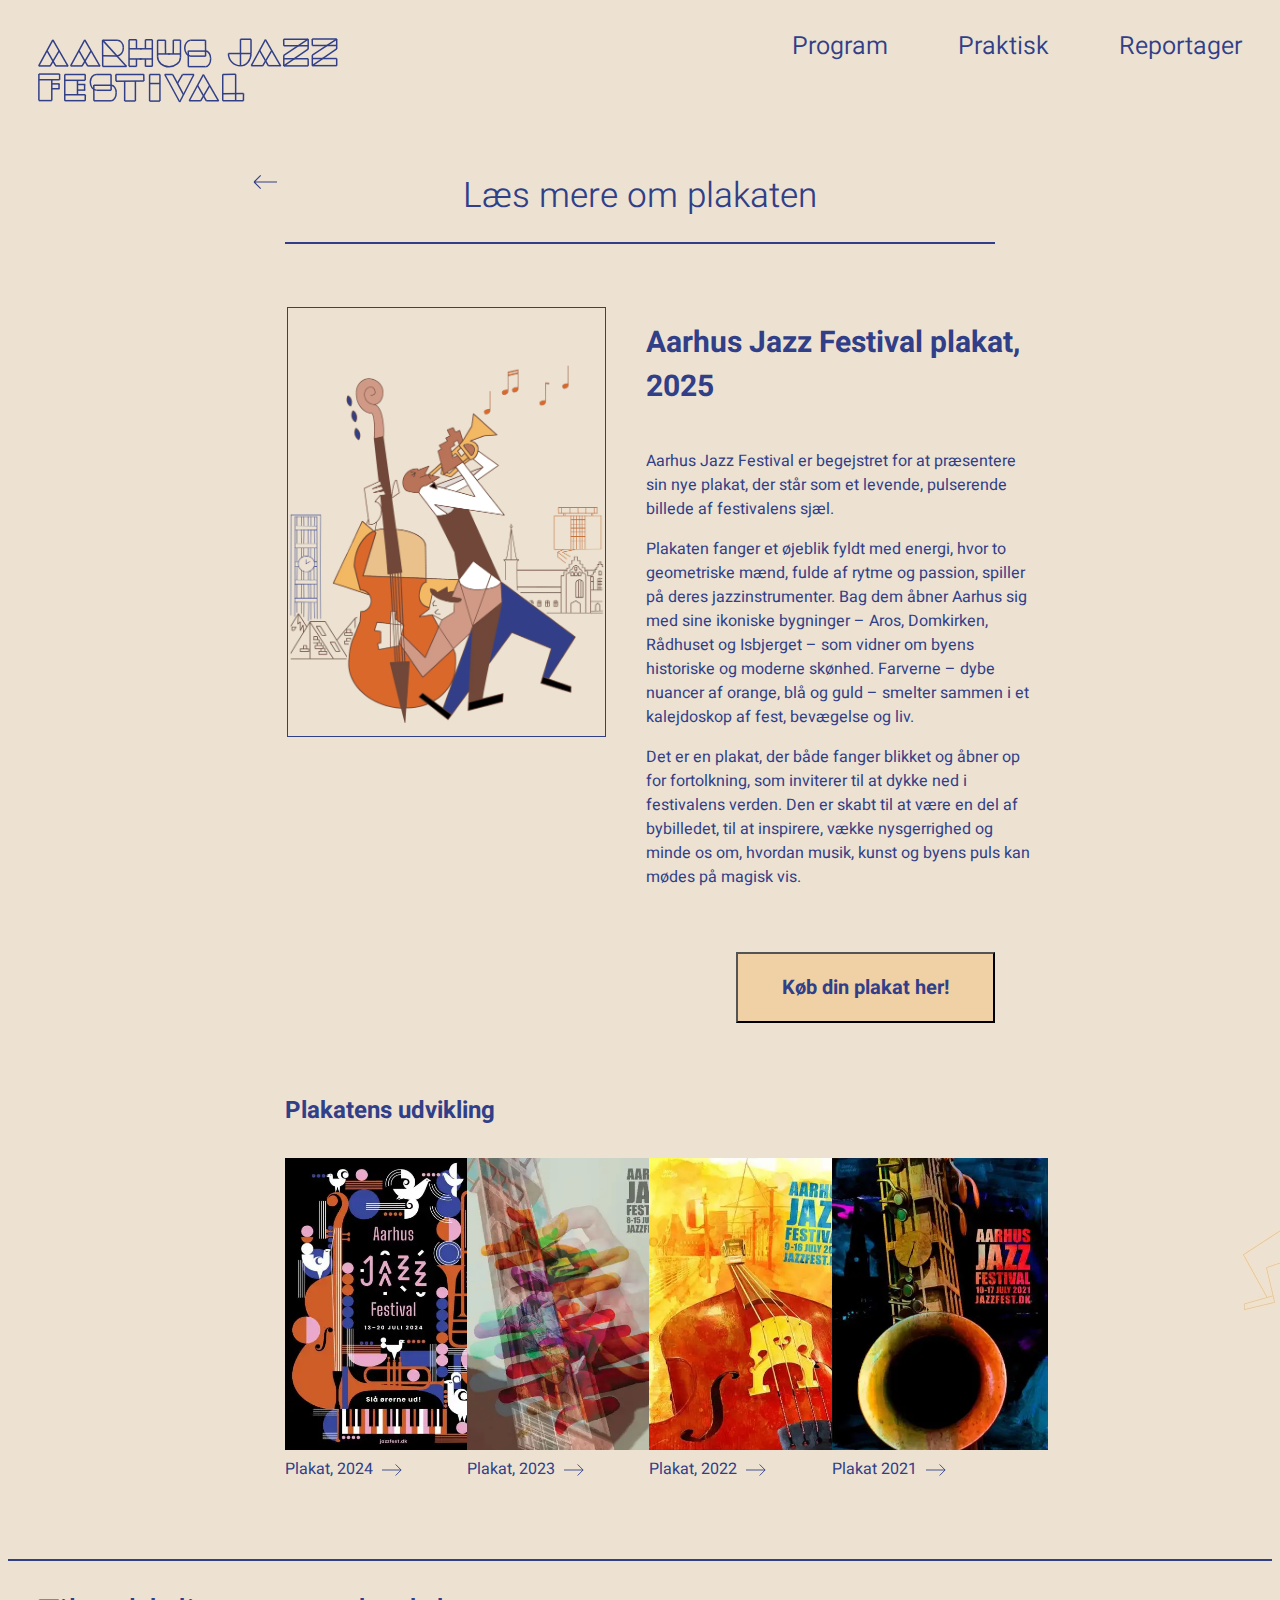
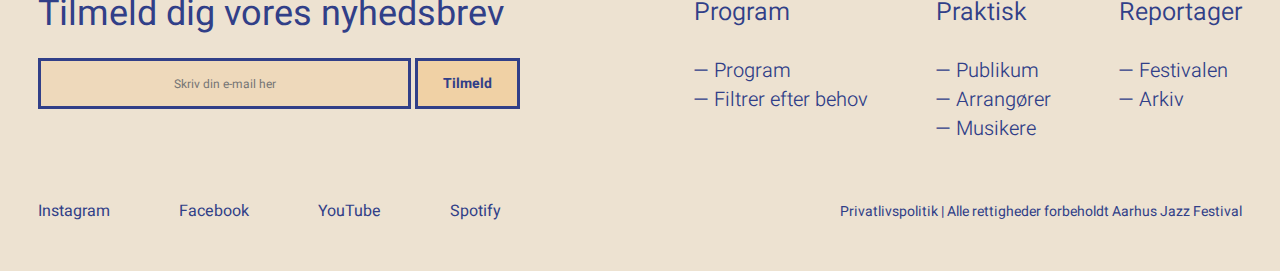
<file: omPlakat.html>
<!DOCTYPE html>
<html lang="en">
    <head>
        <meta charset="UTF-8">
        <meta name="viewport" content="width=device-width, initial-scale=1.0">
        <title>Om plakat</title>
        <meta name="description" content="Aarhus Jazz Festival er...."> <!-- SEO beskrivelse, vises i søgeresultatet-->
        <link rel="icon" href="images/aarhusJazzFestival-ikon.webp" type="image/x-icon"/> <!-- Lille ikon i faneblad -->
        <!-- Med tiden kommer linket til styles.css til at ligge her -->
        <script src="js/script.js" defer></script>
        <script src="js/omPlakat.js" defer></script>
        <link rel="stylesheet" href="style.css">
    </head>
<body id="bodyOmPlakat">

    <header> <!-- NAVIGATION -->
        <aside class="logo-navigationsbar">
            <a href="index.html"> <!--Linker til forsiden, når der klikkes på logo-->
                <img src="images/aarhus-jazz-festival-logo.svg" alt="Logo">
            </a>
        </aside>

        <nav>
            <ul class="navigationsbar">
                <li>
                    <a href="program.html">Program</a>
                    <ul class="drop-down">
                        <li><a href="program.html"> Program</a></li>
                        <li><a href="filtrer.html"> Filtrer efter behov</a></li>
                    </ul>
                </li>

                <li>
                    <a href="praktisk.html">Praktisk</a>
                    <ul class="drop-down">
                        <li><a href="praktisk.html"> Publikum</a></li>
                        <li><a href="praktisk.html"> Arrangører</a></li>
                        <li><a href="praktisk.html"> Musikere</a></li>
                    </ul>
                </li>

                <li>
                    <a href="festivalen.html">Reportager</a>
                    <ul class="drop-down">
                        <li><a href="festivalen.html"> Festivalen</a></li>
                        <li><a href="arkiv.html"> Arkivet</a></li>
                    </ul>
                </li>
            </ul>
          <aside class="burgermenu">
            <img src="images/burgermenu-ikon.svg" alt="Burgermenu-ikon">
          </aside>
        </nav>
    </header>  

    <main>

        <section class="overskrifterPaaSider">
            <img class="gaaTilbagePil" src="images/forrige-ikon.svg" alt="Pil for at komme tilbage">
            <h2>Læs mere om plakaten</h2>
        </section>
        
        <hr class="horisontal-linje"> <!-- horisontal linje, der skal markere overgangen fra overskrifter til indhold på siden -->

        <article id="billedeOgInfoPlakat">
            <figure>
                <img class="aaretsPlakatStyling" src="images/plakat2025.webp" alt="Billede af plakaten for 2025">
            </figure>

           

            <section id="plakatInformation">
                 <h3 id='omPlakatOverskrift'>Aarhus Jazz Festival plakat, 2025</h3>
                <p>Aarhus Jazz Festival er begejstret for at præsentere sin nye plakat, der står som et levende, pulserende billede af festivalens sjæl. </p>
                <p>Plakaten fanger et øjeblik fyldt med energi, hvor to geometriske mænd, fulde af rytme og passion, spiller på deres jazzinstrumenter. Bag dem åbner Aarhus sig med sine ikoniske bygninger – Aros, Domkirken, Rådhuset og Isbjerget – som vidner om byens historiske og moderne skønhed. Farverne – dybe nuancer af orange, blå og guld – smelter sammen i et kalejdoskop af fest, bevægelse og liv.</p>
                <p>Det er en plakat, der både fanger blikket og åbner op for fortolkning, som inviterer til at dykke ned i festivalens verden. Den er skabt til at være en del af bybilledet, til at inspirere, vække nysgerrighed og minde os om, hvordan musik, kunst og byens puls kan mødes på magisk vis. </p>
            </section>

        </article>

        <aside>
            <button id="bestilPlakatKnap">Køb din plakat her!</button>
        </aside>

        <aside id="popup-bestilPlakat">
            <p>Du stilles videre til købssiden</p>
        </aside>


        <h2 class="overskriftIArkivet">Plakatens udvikling</h2>
        <article class="plakater">
            <figure class="enkeltPlakat">
                <img src="images/plakat24.webp" alt="">
                <a href="#" class="pilTilTekst">Plakat, 2024 <img src="images/naeste-ikon.svg" alt=""></a>
            </figure>

            <figure class="enkeltPlakat">
                <img src="images/plakat23.webp" alt="">
                <a href="#" class="pilTilTekst">Plakat, 2023 <img src="images/naeste-ikon.svg" alt=""></a>
            </figure>

            <figure class="enkeltPlakat">
                <img src="images/plakat22.webp" alt="">
                <a href="#" class="pilTilTekst">Plakat, 2022 <img src="images/naeste-ikon.svg" alt=""></a>
            </figure>

            <figure class="enkeltPlakat">
                <img src="images/plakat21.webp" alt="">
                <a href="#" class="pilTilTekst">Plakat 2021 <img src="images/naeste-ikon.svg" alt=""></a>
            </figure>

        </article>

    </main>

    <footer>
        <hr>
        <div class="footer-indhold">

            <div class="venstre-sektion">
                <section class="tilmeld-email-tekst"><h1>Tilmeld dig vores nyhedsbrev</h1></section>
                <form aria-label="Nyhedsbrev tilmelding">
                    <input class="email-tilmeld" type="email" placeholder="Skriv din e-mail her" required />
                    <button class="tilmeld-knap" type="submit">Tilmeld</button>
                </form>
            </div>

            <div class="hojre-sektion">

                <nav class="sektion-beholder">
                    <h3>Program</h3>
                    <ul>
                        <li><a href="program.html">— Program</a></li>
                        <li><a href="filtrer.html">— Filtrer efter behov</a></li>
                    </ul>
                </nav>

                <nav class="sektion-beholder">
                    <h3>Praktisk</h3>
                    <ul>
                        <li><a href="praktisk.html">— Publikum</a></li>
                        <li><a href="praktisk.html">— Arrangører</a></li>
                        <li><a href="praktisk.html">— Musikere</a></li>
                    </ul>
                </nav>

                <nav class="sektion-beholder">
                    <h3>Reportager</h3>
                    <ul>
                        <li><a href="festivalen.html">— Festivalen</a></li>
                        <li><a href="arkiv.html">— Arkiv</a></li>
                    </ul>
                </nav>

            </div>
        </div>

        <div class="bund-beholder">

            <div class="bund-sektion-socials">
                <a href="https://www.instagram.com" target="_blank">Instagram</a>
                <a href="https://www.facebook.com" target="_blank">Facebook</a>
                <a href="https://www.youtube.com" target="_blank">YouTube</a>
                <a href="https://www.spotify.com" target="_blank">Spotify</a>
            </div>
            
            <div class="bund-sektion">
                <p>Privatlivspolitik | Alle rettigheder forbeholdt Aarhus Jazz Festival</p>
            </div>
        </div>

        <aside class="popupTilmeldt">
            <p class="indholdPopupTilmeldt"></p>
        </aside>
        
    </footer>
    
</body>
</html>
</file>
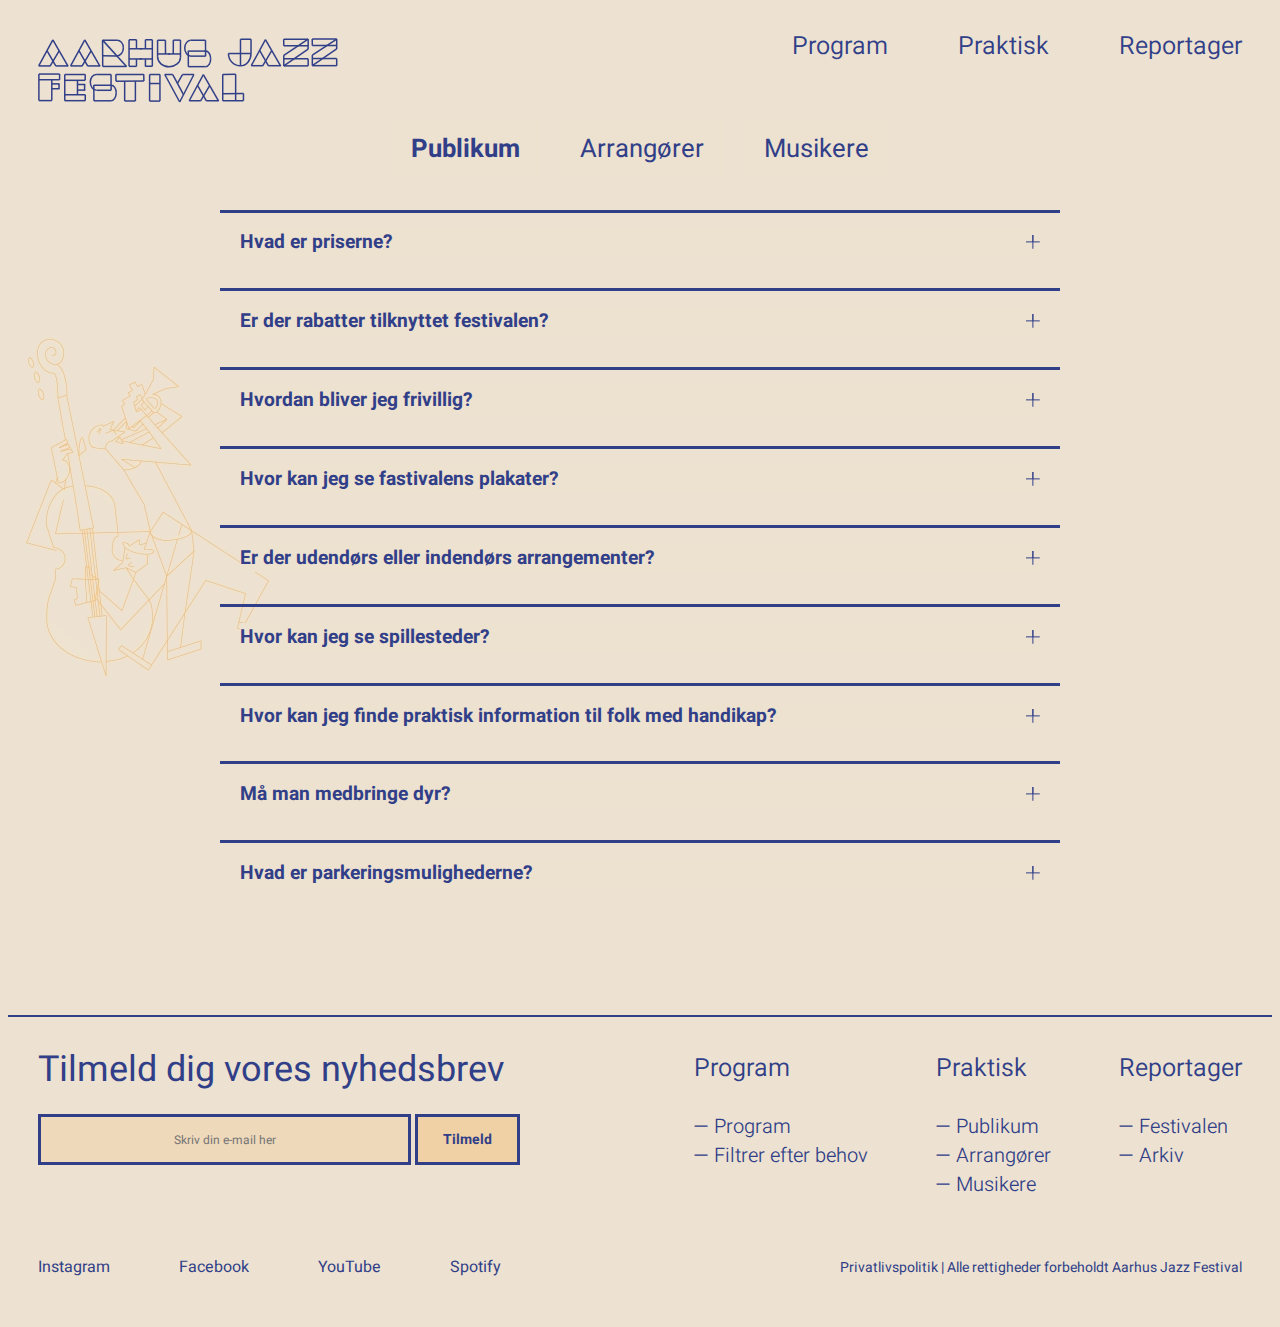
<file: praktisk.html>
<!DOCTYPE html>
<html lang="da">
<head>
    <meta charset="UTF-8">
    <meta name="viewport" content="width=device-width, initial-scale=1.0">
    <link rel="icon" href="images/aarhusJazzFestival-ikon.webp" type="image/x-icon"/> <!-- Lille ikon i faneblad -->
    <title>Praktisk</title>
    <!-- Med tiden kommer linket til styles.css til at ligge her -->
    <script src="js/script.js" defer></script>
    <script src="js/praktisk.js" defer></script>
    <link rel="stylesheet" href="style.css">
</head>
<body id="bodyPraktisk">
    <header> <!-- NAVIGATION -->
        <aside class="logo-navigationsbar">
            <a href="index.html"> <!--Linker til forsiden, når der klikkes på logo-->
                <img src="images/aarhus-jazz-festival-logo.svg" alt="Logo">
            </a>
        </aside>

        <nav>
            <ul class="navigationsbar">
                <li>
                    <a href="program.html">Program</a>
                    <ul class="drop-down">
                        <li><a href="program.html"> Program</a></li>
                        <li><a href="filtrer.html"> Filtrer efter behov</a></li>
                    </ul>
                </li>

                <li>
                    <a href="praktisk.html">Praktisk</a>
                    <ul class="drop-down">
                        <li><a href="praktisk.html"> Publikum</a></li>
                        <li><a href="praktisk.html"> Arrangører</a></li>
                        <li><a href="praktisk.html"> Musikere</a></li>
                    </ul>
                </li>

                <li>
                    <a href="festivalen.html">Reportager</a>
                    <ul class="drop-down">
                        <li><a href="festivalen.html"> Festivalen</a></li>
                        <li><a href="arkiv.html"> Arkivet</a></li>
                    </ul>
                </li>
            </ul>
          <aside class="burgermenu">
            <img src="images/burgermenu-ikon.svg" alt="Burgermenu-ikon">
          </aside>
        </nav>
    </header>  



  <section class="kategori-navigation">
    <button class="kategori-knap aktiv" data-kategori="publikum">Publikum</button>
    <button class="kategori-knap" data-kategori="arrangør">Arrangører</button>
    <button class="kategori-knap" data-kategori="musiker">Musikere</button>
</section>

<section id="faq-sektion">
</section>
</body>
    <footer>
        <hr>
        <section class="footer-indhold">

            <div class="venstre-sektion">
                <section class="tilmeld-email-tekst"><h1>Tilmeld dig vores nyhedsbrev</h1></section>
                <form aria-label="Nyhedsbrev tilmelding">
                    <input class="email-tilmeld" type="email" placeholder="Skriv din e-mail her" required />
                    <button class="tilmeld-knap" type="submit">Tilmeld</button>
                </form>
            </div>

            <div class="hojre-sektion">

                <nav class="sektion-beholder">
                    <h3>Program</h3>
                    <ul>
                        <li><a href="program.html">— Program</a></li>
                        <li><a href="filtrer.html">— Filtrer efter behov</a></li>
                    </ul>
                </nav>

                <nav class="sektion-beholder">
                    <h3>Praktisk</h3>
                    <ul>
                        <li><a href="praktisk.html">— Publikum</a></li>
                        <li><a href="praktisk.html">— Arrangører</a></li>
                        <li><a href="praktisk.html">— Musikere</a></li>
                    </ul>
                </nav>

                <nav class="sektion-beholder">
                    <h3>Reportager</h3>
                    <ul>
                        <li><a href="festivalen.html">— Festivalen</a></li>
                        <li><a href="arkiv.html">— Arkiv</a></li>
                    </ul>
                </nav>

            </div>
        </section>

        <div class="bund-beholder">

            <div class="bund-sektion-socials">
                <a href="https://www.instagram.com" target="_blank">Instagram</a>
                <a href="https://www.facebook.com" target="_blank">Facebook</a>
                <a href="https://www.youtube.com" target="_blank">YouTube</a>
                <a href="https://www.spotify.com" target="_blank">Spotify</a>
            </div>
            
            <div class="bund-sektion">
                <p>Privatlivspolitik | Alle rettigheder forbeholdt Aarhus Jazz Festival</p>
            </div>
        </div>

        <aside class="popupTilmeldt">
            <p class="indholdPopupTilmeldt"></p>
        </aside>
        
    </footer>
    
</html>
</file>
<file: style.css>
/* Heri samles al styling til sidst */

/* Husk at give det tydelige overskrifter for, hvilken side det styler (se eksempel i interaktiv-storytelling) */

@import url('https://fonts.googleapis.com/css2?family=Heebo:wght@100..900&display=swap');

:root {
  --primaerFarve:#EDE1D0; /* Bruges som baggrundsfarve */
  --sekundaerFarve: #313F88; /* Bruges til tekst og elementer som linjer, ikoner, mm.*/
  --knapfarve: rgba(244, 185, 100, 0.2); /* Dette er knapfarven. Den står i RGB for at kunne ændre opaciteten på farven */
  --sekundaerKnapfarve: rgba(244, 185, 100, 0.4); /* Denne farve bruges, når en knap er valgt */
}

/* Fjerner "basis" for dokumentet, og definerer vores egen*/
* {
   font-family: 'Heebo', 'Times New Roman', Times, serif;
   color: var(--sekundaerFarve);
   /* background-color: var(--primaerFarve); */
   text-decoration: none; /* Fjerner underline fra alle links */
}

/*--------------------------------------------------------------------------------------------------------------------------------------------- */

footer {
  padding-top: 40px ;
}

footer hr {
    background-color: var(--sekundaerFarve); /* Angiver farven på linjen */
      height: 2px; /* Angiver højden på linjen */
      border: none; /* Fjerner skyggerne omkring linjen */
}

.footer-indhold { /*Overodnet sektion til hele footer indhold*/
  display: flex;
}

.email-tilmeld { /*Instillinger for udseende af input felt til email tildmelding*/
  background-color: var(--knapfarve); /* Giver feltet til e-mailen en baggrundsfarve */
  padding: 13.5px 115px; /* Sææter højden og bredden på e-mail-feltet */
  text-align: center; /* Teksen der står placeres i midten af feltet */
  font-size: 12px; /* Skriftstørrelsen */
  border: solid #313F88; /* Kantfarven på boksen og stregtypen */
}

.tilmeld-knap { /*Instillinger for email tilmeld knap*/
  background-color: var(--sekundaerKnapfarve); /* Giver knappen en baggrundsfarve */
  padding: 12px 25px; /* Sætter størrelsen på tilmeldknappen */
  text-align: center; /* Placerer teksten i midten af knappen */
  font-size: 14px; /* Skriftstørrelsen på teksten 'Tilmeld' i knappen */
  font-weight: bold;
  border: solid #313F88; /* Kantfarven på boksen og stregtypen */
  cursor: pointer; /* Når man holder musen over knappen */
  vertical-align: bottom;
}

.venstre-sektion {
  flex: 1; /* Giver denne sektion mulighed for at vokse og fylde tilgængelig plads */
  padding-left: 30px; /* Samme afstand som logo */
}

.venstre-sektion h1 {
  font-size: 36px;
  font-weight: 400;
  margin: 18px 0;
}

/*Giver footer samme design som nav - smid evt. denne klasse på ved styling af header? */
.hojre-sektion {
   display: flex; /* Navigationen placeres på række */
   gap: 68px; /*Laver mellemrum, vandret, mellem de enkelte navigationspunkter */
   padding-right: 30px; /* Samme afstand som headerens navigation */
}

/* Skal ændres - overruler andre stylings og skal være mere specifik */
ul { /**/
  list-style-type: none; /* Fjerner prikker ved listeelementer */
  padding: 0; /* Sørger for alle elementerne følger samme venstre kant */
}

.bund-beholder { /* Ny container for at holde de to sektioner */
  display: flex;
  align-items: center;
  margin-right: 30px;
}

.bund-sektion { /* instillinger for privatlivspolitik */
  font-size: 14px;
}

.bund-sektion-socials { /* instillinger for sociale medier link */
  margin: 40px 30px; /* Placerer link 40px fra top og 30px fra kant*/
  flex: 1; /* Giver sektionen plads til at fylde */
}

.bund-sektion-socials a { /* Tilføj margin mellem sociale links */
  margin-right: 65px; /* skaber afstanden mellem hver link */
}

.bund-sektion-socials a:hover {
   font-weight: 700;
}

.sektion-beholder ul li a {
  font-size: 15px;
}

/* ------------------------------------  Sponser slide ------------------------------------ */

.sponserslide {
  overflow: hidden; /* fjerner alle former for scrool bare, så man ikke kan følge med hvor sliden begynder */
  white-space: nowrap; /* sørger logo ikke går ned på næste linje, men holder sig på linje */ 
  width: 100%; /* så det kører over hele skærmens bredde */
}

.slide-container {
  display: inline-block;
  animation: slide 20s linear infinite; /* hastighed for hvor hurtig sliden kører, infinite er tilføjet så det kører i loop */
}

.sponserlogo {
  display: inline-block; /* så logoerne kommer efter hinanden */
}

.sliding-image {
  max-height: 40px; /* justere størrelsen på logoerne  */
}

@keyframes slide {
  0% { transform: translateX(65%); } /* definere hvor henne slide stater på skærmen. Fordi den er sat til 0 gør at de starter i begyndelsen af skærmen fremfor ude af skærmen */
  100% { transform: translateX(-100%); } /* definere hvornår loopet begynder, i dette tilfælde begynder det således at den stater over når sidste logo er forsvundet ud af skærmen til venstre */
}


 /* ------------------------------------  GENERELT - HEADER ------------------------------------ */
 header {
  display: flex; /*Sikrer placeringen af elementerne*/
  justify-content: space-between; /* Placerer logo og navigation med plads imellem */
  }

  /* ------------------------------------- STYLING AF BAGGRUNDE ------------------------------------- */


#bodyProgram{
  background-image: url('/images/baggrundsbilledeProgram.webp');
} 

#bodyPraktisk {
  background-image: url('images/baggrundsbilledePraktisk.webp');
}

#bodyOmPlakat {
  background-image: url('images/baggrundsbilledeOmPlakat.webp');
}

#bodyOmKunstner {
  background-image: url('images/baggrundsbilledeOmKunstner.webp');
}

#bodyOmKoncerten {
  background-image: url('images/baggrundsbilledeOmKoncerterne.webp');
}

#bodyFraBegyndelsen {
  background-image: url('images/baggrundsbilledeFraBegyndelsen.webp');
}

#bodyFiltrer {
  background-image: url('images/baggrundsbilledeFiltrer.webp');
}

#bodyFestivalen, #bodyArkiv {
  background-image: url('images/baggrundsbilledeFestivalen.webp');
}

#errorSide, #indexSide {
  background-color: var(--primaerFarve);
}

/* ------------------------------------  GENERELT - NAVIGATIONSBAR ------------------------------------ */
  /* Stling af logo */
  .logo-navigationsbar img {
  max-width: 300px; /*Max dimentionering, som angivet på prototypen i figma*/
  padding: 30px 30px 10px; /*Luft omkring logoet*/
  }

  /* Styling af ul */
  .navigationsbar {
  display: flex; /*Sikrer placeringen af elementerne*/
  list-style: none; /*Fjerner standard for punktopstilling */
  gap: 70px; /*Laver mellemrum, vandret, mellem de enkelte navigationspunkter*/
  margin: 0; /* Fjerner standard margin på ul */
  padding: 20px 30px; /*Placerer navigationsbarens punkter, på linje med logo i venstre side af skærmen*/
  }

  /* Styling af li - i navigationsbar*/
  .navigationsbar > li {
  position: relative; /* Gør det muligt at positionere undermenuer */
  }  

  /*Styling af a */
  .navigationsbar a, .sektion-beholder h3 { /*Definerer også for footeren*/
  color: #313F88; /*Definerer farven på fonten*/
  font-size: 25px; /*Definerer sørrelsen på fonten*/
  font-weight: 350; /*Definerer tykkelsen på fonten*/
  transition: font-weight 0.2s;
  }
  
  /* Styling - ved hover*/
  .navigationsbar a:hover,
  .navigationsbar a.active {
  font-weight: bold; /* Gør fonten federe, ved hover*/
  }


/* ------------------------------------  GENERELT - DROP-DOWN MENUER ------------------------------------ */
  /* Styling af dropdown-elementer */
  .drop-down {
  display: none; /* Skjuler undermenuer som standard */
  position: absolute; /* Placerer undermenuerne */
  left: 0; /* Venstrejuster i forhold til hovedmenupunktet */
  top: 100%; /* Placér lige under hovedmenupunktet */
  background-color: #EDE1D0; /*Definerer farven, så dropdown overgår andre elementer med fuld baggrundsfarve*/
  list-style: none; /* Fjerner standard punktopstilling */
  z-index: 1; /* Placerer undermenuen oven på hovednavigation */
  }

  /* Styling af dropdown*/
  .drop-down li {
  margin-bottom: 5px; /* Tilføjer lidt afstand mellem undermenupunkter */
  }
  
  /* Stuling af dropdown a */
  .drop-down li a, .sektion-beholder ul li a { /*Definerer også for footeren*/
  display: block; /* Gør undermenulinks klikbare på hele bredden */
  white-space: nowrap; /* Forhindrer at links bryder over flere linjer */
  font-size: 20px;
  font-weight: 300;
  }


/* ------------------------------------ GENERELT - BURGERMENU ------------------------------------  */
  /* Styler burger ikon */
  .burgermenu img{
      max-width: 30px; /*Definerer størrelsen på burger-ikon*/
  } 

  /* Stilarter til burgermenu-ikon */
  .burgermenu {
  display: none; /* Skjuler burgermenu-ikonet som standard */
  cursor: pointer; /* Giver markøren et "klikbart" udseende */
  }

  .burgermenu img.open {
  content: url('images/luk-burger-ikon.webp'); /* Skifter burger-ikon til kryds */
  max-width: 30px; /* Juster størrelsen om nødvendigt */
  }
 

/* ------------------------------------  RESPONSIVT - sikrer dropdown ved hover kun på desktop ------------------------------------ */
  @media (min-width: 391px) {
      .navigationsbar > li:hover .drop-down {
          display: block;
      }
  }

/* ------------------------------------  RESPONSIVITET - NAV TIL BURGER ------------------------------------  */
  /* Skjuler alm. nav., når burgermenu er aktiv */
  @media (max-width: 390px) {
  .burgermenu {
      position: fixed; /* Fastgør burgermenu-ikonet i højre hjørne */
      top: 60px; /* Juster efter behov for placering */
      right: 25px; /* Placerer ikonet i højre side */
      z-index: 1000; /* Sikrer at ikonet altid er øverst */
      display: block; /* Viser burgermenu-ikonet i mobil-visning */
  }

  /*Styling af logo - i mobil-version*/
  .logo-navigationsbar img {
      max-width: 200px; /*Max dimentionering, som angivet på prototypen i figma*/
      padding: 60px 15px 15px; /*Luft fra logoet til top*/
      }

  .navigationsbar {
      position: fixed; /* Placerer menuen over alle andre elementer */
      top: 0;
      left: 0;
      width: 100%; /* Fuld bredde */
      height: 100%; /* Fuld højde */
      display: none; /* Skjult som standard */
      flex-direction: column;
      justify-content: center;
      align-items: center;
      z-index: 999; /* Ligger lige under burgermenu-ikonet */
      padding: 0; /* Fjern eksisterende padding */
      background-color: var(--primaerFarve);
  }

  /* Styling af burgermenu */
  .navigationsbar.show {
      display: flex; /* Vis navigationsbar, når den har klassen "show" */
      flex-direction: column; /* Visningen sættes til en vertikal kolonne i mobil-visning */
      align-items: start; /* Justering til venstre */
      padding-left: 50px; /* Tilføj lidt afstand rundt om menupunkter */
  }

  .navigationsbar > li {
      margin-bottom: 15px; /* Mere plads mellem menupunkter */
      text-align: left; /* Venstrestiller teksten */
  }

  /*Styling af a - i mobil-version*/
  .navigationsbar a {
      font-size: 40px; /* Større tekststørrelse i mobil-version */
  }

  /*Styling af dropdown - i mobil-version*/
  .drop-down {
      position: static; /* Ændrer position for undermenuer */
      display: none; /* Skjuler undermenuer som standard */
      margin-top: 12px; /*Afstand til ovenforstående element*/
      text-align: left; /*Venstrestiller teksten i mobil-version*/
  }

  .navigationsbar.show .drop-down.show {
      display: block; /* Vis undermenu, når den har klassen "show" */
      padding: 0; /* Fjern padding rundt om undermenuer */
  }

  /*Styling af li - i mobil-version*/
  .drop-down li a {
      margin-bottom: 8px; /*Afstand mellem linjerne*/
      font-size: 30px;
  }

  footer {
    display: none;
  }
}

/* ------------------------------------ FORSIDE ELEMENTER ---------------------------------------------*/
  /* Styling af felxboks, som styrer både tekst og animation*/
  .forside-animation {
    display: flex; /*Giver plads til alle elementer i flexboksen*/
    justify-content: center; /*Placering vandret*/
    align-items: top; /*Placering lodret*/
    margin: 0; /*Fjener luft omkring*/
  }

  /* Styling af animationen */
  #styling-animation {
    width: 90%; /*Animationen fylder hele bredden af sin flexboks*/
    height: auto; /* auto = beholder sit oprindelige størrelsesforhold*/
    display: block; /*giver animationen bedre placering i forhold til omgivende elementer.*/
    margin-bottom: 80px; /*Aftand til nedenforstående elementer*/
    margin-left: 30px; /*Afstand til venstre kant*/
  }

  /* Placering af tekststykke, forside*/
  .forside-tekst {
    flex-basis: 300px;/*delen af flexboks, med tekst, får en fast bredde*/
    text-align: right; /*Højrestiller teksten */
    padding-right: 30px; /*Sørger for at højre side er på linje med navigationsbaren*/
  }

  /* Styling af overskrift - tekstboks*/
    .forside-tekst h1 {
      font-size: 50px; /*Størelse på font*/
      margin-bottom: 25px; /*Luft til nedenforstående tekst*/
      line-height: 1.3; /*Linjeafstanden - sikrer læsbarheden*/
    }

  /*Styling af dato-skrift*/
    .forside-tekst p {
      font-size: 25px;/*Størelse på font*/
      color: #DA672C;/*Farve på font*/
      margin: 0; /*Fjerner luft omkring*/
      font-weight: 500; /* tykkelse på font*/
    }

  /* Styling af ikon i hjørne */
    #ikon-forside {
      width: 30px; /* bredde på ikonet */
      height: auto; /* Lader højden automatisk tilpasse sig */
      margin-top: 230px; /*Luft til ovenforstående element (tekst)*/
      margin-left: 10px ;
    }
    /* Styling af tekst, før pil-ikon */
    .forside-tekst a{
      font-size:25px; /*Definerer størrelsen på "Se program"*/
    }


 /*------------------ RESPONSIV - FORSIDE------------------ */
    /*Skifter forsidelementer i mobilversion*/
    @media (max-width: 390px) {
      .forside-animation{
        display: none;
      }
    }

  /*Skifter forsidelementer i desktopversion*/
    @media (min-width: 391px) {
      .forside-animation-mobil{
        display: none;
      } 
    }


/*----------------- FORSIDE ELEMENTER - MOBIL ------------------ */
  /* Styling af animationen */
    .forside-animation-mobil {
      margin: 5px; /*luft omkring, til kanter på mobilen*/
      width: 500px; /*Sikrer at dden fylder hele skærmen*/
    }

    #styling-animation-mobil {
      width: 100%; /*Animationen fylder hele bredden af sin flexboks*/
      height: auto; /* auto = beholder sit oprindelige størrelsesforhold*/
      display: block; /*giver animationen bedre placering i forhold til omgivende elementer.*/
    }

    /* Placering af tekststykke, forside*/
    .forside-tekst-mobil {
      text-align: center; /* Centrerer teksten */
    }

    /* Styling af overskrift - tekstboks*/
      .forside-tekst-mobil h1 {
        font-size: 35px; /*Størelse på font*/
        margin: 20px; /*Luft til nedenforstående tekst*/
        line-height: 1.3; /*Linjeafstanden - sikrer læsbarheden*/
      }

    /*Styling af dato-skrift*/
      .forside-tekst-mobil p {
        font-size: 20px;/*Størelse på font*/
        color: #DA672C;/*Farve på font*/
        margin: 0 0 60px; /*Fjerner luft omkring og laver afstand til nedenforstående elementer*/
        font-weight: 400; /* tykkelse på font*/
      }

    /*Styling af "link" i teksten*/
      .forside-tekst-mobil a {
        text-decoration: none; /*Fjerner streger under links*/
      }

/* ------------------------------------- STYLING AF PROGRAM-SIDEN ------------------------------------- */

  .overskrifterPaaSider h2 { /* Alle overskrifter, der bruges til at skrifte mellem to links styles på denne måde */
      font-weight: 300;
      font-size: 35px;
      margin: 0 49px;
      cursor: pointer;
  }

  .overskrifterPaaSider h2:hover {
    font-weight: 500; /* ved hover gøres vægten for teksten større*/
  }

  .overskrifterPaaSider {
      display: flex; /* placeres på linje*/
      justify-content: center; /* containeren centreres*/
      margin-top: 50px; /* Denne margin er afstanden fra toppen af skærmen og ikke afstanden til headeren - FØLG OP PÅ DETTE */
  }

  .ikkeValgteOverskrift {
    opacity: 20%; /* den overskrift, der ikke er valgt i reportage-siden og program-siden er med lav opacitet for at synliggøre, hvor brugeren er*/
  }

  .horisontal-linje {
      margin: 20px 277px 47px; /* Afstad mellem elementer for oven og for neden er 47px og den har 277px ud til hver kant af skærmen */
      background-color: var(--sekundaerFarve); /* Angiver farven på linjen */
      height: 2px; /* Angiver højden på linjen */
      border: none; /* Fjerner skyggerne omkring linjen */
  }

  /* ---------------------- NEDSTÅENDE STYLING GÆLDER FOR PROGRAMSIDNE OG FOR REPORTAGESIDEN ------------------- */

  .koncertFraDag {
    display: flex;
    justify-content: space-between;  /* Placerer elementerne med lige meget plads mellem */
    margin: 30px 277px; /* afstand mellem omkringliggende elementer*/
    position: relative;  /* Sørger for at pilen kan placeres absolut i forhold til denne container */
}

#carlosKoncert {
  margin: 110px 277px 40px;
}

.enkeltKoncert, .enkeltPlakat {
  text-align: left;
  flex: 1;  /* Gør hvert billede fleksibelt, så de deler pladsen */
  margin: 0; /* Juster marginen */
  max-width: 23%; /* Begræns hver koncertboks til maks. 23% af bredden */
}

.enkeltKoncert img, .enkeltPlakat img {
  width: 100%; /* lade billederne fylde hele bredden */
  height: auto;
}

.pilFrem {
  position: absolute; /* Pilen placeres uden for den normale flow */
  right: -60px;  /* Juster denne værdi for at flytte pilen længere ud til højre */
  top: 50%;  /* Juster pilen til at være centreret i højden i dens container */
  transform: translateY(-50%);  /* Juster pilen til præcist at være centreret */
  width: 30px; /* Juster pilens størrelse */
  height: auto;
}

.pilTilbage {
  position: absolute; /* gør at placeringen kan styres */
  left: -60px;  /* afstand fra venstre side */
  top: 50%;  /*  pilen centreres i højden i dens container */
  transform: translateY(-50%);  /* placerer pilen på 50% af containerens højde */
  width: 30px; /* bredden på pilen */
  height: auto; /* højden defineres */
}

/*
.pilTilTekst {
  display: block;
}
  */

.pilTilTekst img {
    width: 20px; /* Juster ikonets bredde */
    height: auto; /* Bevar proportioner */
    margin-left: 5px; /* Giv lidt afstand mellem tekst og ikon */
    vertical-align: middle; /* Juster ikonet i forhold til teksten */
    transition: transform 0.3s ease; /* Tilføj en glidende effekt ved hover */
}

.pilTilTekst:hover img {
    transform: scale(1.5); /* Gør ikonet lidt større ved hover */
}

.datoForKoncerter, .overskriftIArkivet {
    margin-top: 70px; /* afstand til elementer over */
    font-weight: 700; /* vægten på fonten*/
    margin-left: 277px; /* afstand til elementer til venstre*/
}

/* ------------------------------------- STYLING AF ARKIVSIDEN ------------------------------------- */

.plakater {
  display: flex; /* vises på række*/
  justify-content: space-between; /* fylder hele deres container med lige meget luft imellem sig */
  margin: 30px 277px; /* containerens afstand til det omkringliggende*/
  position: relative; 
}

.enkeltPlakat img {
  width: 216.66px; /* Følger andre billders størrelser i bredden */
  max-height: 292.5px; /* Sikrer, at alle plakater er lige høje (følger laveste fællesnævner */
}

.enkeltPlakat p {
  margin-top: 10px; /* afstand til elementer over */
  font-size: 14px; /* størrelsen på teksten */
  text-align: left; /* teksten placeres til venstre */
}

.pilTilTekst img {
  width: 20px; /* Juster ikonets bredde */
  height: auto; /* Bevar proportioner */
  margin-left: 5px; /* Giv lidt afstand mellem tekst og ikon */
  vertical-align: middle; /* Juster ikonet i forhold til teksten */
  transition: transform 0.3s ease; /* Tilføj en glidende effekt ved hover */
}

#andenPlakatSide {
  display: none;
}

.aaretsPlakatStyling {
    border: 1px solid #313F88;
}

  /* ------------------------------------- STYLING AF FILTRÉR-SIDEN ------------------------------------- */ 
  
      #filtreringsmuligheder {
          display: flex;
          justify-content: space-between; /* Sikrer, at knapperne er placeret med lige stor afstand til hinanden*/
          margin: 47px 277px 0;
          position: relative; /* Gør det muligt for dropdownen at placeres relativt til containeren */
      }

      #filtreringsmuligheder button {
          flex: 1; /* Sørger for, at knapperne fylder lige meget */
          text-align: center; /* Centrerer teksten i knappen */
          height: 67px; /* sætter højden på knapperne*/
          width: 219px; /*sætter bredden på knapperne */
          background-color: var(--knapfarve); /* giver knapperne en baggrundsfarve*/
          font-size: 20px; /* størrelsen på teksten inde i knapperne */
          border: none; /* fjerner kanter fra knapper */
          padding: 0; /* nulstiller al padding */
      }

      #spillestedKnap {
        margin: 0 10px; /* sikrer lige afstand mellem alle fire knapper sammen med nedstående styling */
      }

      #genreKnap {
        margin-right: 10px; /* sikrer lige afstand mellem alle fire knapper sammen med ovenstående styling */
      }

      /* Popup-besked */
      #angivSoegekriterierTekst {
          text-align: center; /* placerer teksten i midten af skærmen */
          margin: 50px 0 250px; /* angiver afstand fra top og bund*/
          font-weight: 300; /* vægten på fonten - altså tykkelsen */
          font-size: 25px; /* angiver fontens størrelse */
      }

      #soegefeltOgIkon {
        position: relative; /* For at placere ikonet i forhold til søgefeltet */
        margin: 0 277px; /* 277px margin til venstre og højre */
        width: calc(100% - 554px); /* Resten af bredden tages af søgefeltet */
        height: 67px; /* Søgefeltets højde */
    }
    
    #soegefelt {
        width: 100%; /* Søgefeltet fylder hele containeren */
        height: 100%; /* Fylder højden af containeren */
        padding: 0 40px; /* Skaber plads til ikonet til højre */
        font-size: 20px; /* størrelsen på teksten i søgefeltet*/
        border: 1px solid var(--sekundaerFarve); /* laver kant på søgefeltet*/
        background-color: var(--knapfarve); /* feltets farve */
        box-sizing: border-box; /* Tager padding med i bredden */
    }

    #soegefelt::-webkit-search-cancel-button, #soegefelt::-moz-search-cancel-button { /* https://stackoverflow.com/questions/9421551/how-do-i-remove-all-default-webkit-search-field-styling */
      display: none; /* Fjern krydset i webkit-browsere (Chrome, Safari, Firefox) */
    }

    #soegeikon {
        position: absolute; /* gør at ikon kan positioneres i den relative container (se soegefeltOgIkon) */
        right: 20px; /* Lidt afstand fra højre kant af søgefeltet */
        top: 50%; /* Centrerer ikonet lodret */
        transform: translateY(-50%); /* justerer ikonet lodret med 50% af dets egen højde (y-aksen) - det placerer altså ikonet i midten af boksen lodret */
        width: 40px; /* bredden på ikonet */
        cursor: pointer; /* ved hover */
        background-color: transparent; /* Gør sådan, at der ikke er en baggrundsfarve på ikonet */
    }
    

      #nulstilFiltrer {
        display: none; /* skal være skjult, så længe der ikke er angivet et filter*/
        text-align: left; /* Placerer elementet*/
        cursor: pointer; /* ved hover */
      }

      /* Popup */
      #popup-soegning, .popupTilmeldt, #popup-reserverBillet, #popup-bestilPlakat, #popupTilmeldt {
          display: none; /* Skjult som standard */
          position: fixed; /* popuppen vises samme sted på skærmen, selvom brugeren scroller */
          top: 50%; /* placerer elementet på placeringen, der er 50% af skærmens lodrette størrelse */
          left: 50%; /* placerer elementet på placeringen, der er 50% af skærmens vandrette størrelse */
          transform: translate(-50%, -50%); /* bruges sammen med ovenstående for at placere elementer i midten */
          width: 300px; /* bredden af popuppen */
          padding: 60px; /* plads omkring tekst ud til kanter af popup */
          background-color: var(--primaerFarve); /* baggrundsfarve for popuppen */
          border: 2px solid var(--sekundaerFarve); /* giver kant til popuppen */
          z-index: 1000; /* Placerer popuppen øverst på skærmen (altså foran andre elementer) */
          text-align: center; /* teksten placeres i midten */
      }

      #lukSoegningPopUp {
          position: absolute; /* gør det muligt at placere præcis, hvor vi ønsker med nedstående*/
          top: 10px; /* 10px fra toppen af popuppen */
          right: 10px; /* 10px fra højre side af popuppen */
          background: none; /* fjerner baggrundsfarven for krydset - default */
          border: none; /* fjerner kanten fra krydset - default */
          font-size: 20px; /* størrelsen på krydset */
          cursor: pointer; /* ved hover */
      }
  
      #dropdownPris { /* den dropdown, der indeholder prisniveauer, når man trykker på knappen pris*/
          display: none; /* vises ikke i default - ændres med JS - se filtrer.js */
          background-color: var(--sekundaerKnapfarve); /* giver baggrundsfarven */
          border: 1px solid var(--sekundaerFarve); /* giver kant */
          margin: -1px 277px 0 auto; /* margin-top er -1px for at placere de to borders oven på hinanden, så der ikke opstår en tyk border imellem knap og dropdown */
          width: 227.5px;  /* Samme bredde som knapperne */
      } 

      @media (max-width: 1435px) {
        #dropdownPris {
          display: none; /* Dropdown flytter sig, og bliver fjernet ved mindre skærm */
        }
      }

      .dropdownPrisMulighed {
        padding: 20px; /* skaber afstand mellem hvert prisniveau */
        cursor: pointer; /* ved hover*/
      }

      .dropdownPrisMulighed:hover {
          font-weight: bolder; /* prisniveauet gøres mere fed ved hover */
      }

      #filtreredeKoncerter { /* Styling af de gratis koncerter, der vises i filtreringsfunktionen */
        display: flex; /* vises på linje */
        justify-content: space-around; /* skaber afstand mellem billederne */
        margin: 50px 277px; /* containerens afstand til top og sider */
      }

      .gratisKoncertFiltrer {
        display: none; /* De koncerter, der er gratis, vises ikke i default */
      }

        /* ------------------------------------- STYLING AF OM KUNSTNER OG OM KONCERT ------------------------------------- */
      .gaaTilbagePil {
          width: 24px;
          height: 24px;
          position: absolute; /* Gør det muligt at finjustere placeringen af pilen */
          left: 0;
          margin-left: 253px; /* placerer pilen på linje med linjen under sig */
      }

      .billedeOgInfoKoncert, #billedeOgInfoPlakat, #billedeOgInfoFraBegyndelsen {
          display: flex; /* stilles på linje */
          justify-content: left; /* placeres i venstre side*/
          margin: 0 239px; /* placeres 239px fra kanterne*/
      }

      .billedeOgInfoKoncert img, #billedeOgInfoPlakat img, #billedeOgInfoFraBegyndelsen img {
          height: 428px; /* Angiver højden på billedet - billede er kvadratisk af oprindelse og derfor 'følger' bredden på det 'efter' */
      }

      .koncertInformation, #plakatinformation, #fraBegyndelsenInformation {
          display: flex; /* stilles informationen på linje*/
          flex-direction: column; /* placerer det i en kolonne */
          justify-content: space-around; /* skaber afstand imellem*/
          margin-left: 100px; /* placerer teksten 100px fra elementer til venstre */
      }

      .koncertInformation h3, #plakatinformation h3, #fraBegyndelsenInformation h3 {
        font-weight: 400; /* tykkelsen på overskrifterne */
      }

      #kunstnerNavn, #underoverskriftFraBegyndelsen, #omPlakatOverskrift {
        font-size: 30px; /* størrelsen på fonten */
      }

      #kunstnerNavn, #beskrivelseAfKunstnerOverskrift, #underoverskriftFraBegyndelsen, #omPlakatOverskrift {
          font-weight: bold; /* vægtena af fonten */
          margin-bottom: 40px; /* afstand til elementer under */
      }

      #beskrivelseAfKunstner {
          margin: 0 277px; /* afstand fra kanter */
      }

      #beskrivelseAfKunstner p {
          margin: 10px 0; /* Skaber afstand mellem de individuelle p-tags, så teksten er nemmere at læse */
      }

      #forfatterafReportage {
        font-weight: lighter; /* mindre tydelig skrift */
      }

      #reserverBilletKnap, #bestilPlakatKnap {
          background-color: var(--sekundaerKnapfarve); /* farven for baggrunden */
          font-weight: bold; /* tekstens vægt inde i knappen */
          width: 259px; /* bredden på knappen */
          height: 71px; /* højden på knappen*/
          font-size: 20px; /* teksten i knappens størrelsen*/
          margin: 47px 277px 47px auto; /* afstand til det omkringliggende*/
          display: block; /* Sikrer at margin-left: auto virker korrekt */
      }

      #reserverBilletKnap:hover, #bestilPlakatKnap:hover {
          cursor: pointer;
      }

  /* ------------------------------------ STYLING AF 404-SIDE ------------------------------------  */
  
#gå-til-program { /*gå til program knappen*/
  background-color: var(--sekundaerKnapfarve);
  padding: 5% 7%;
  text-align: center;
  font-size: 110%;
  color: #313F88;
  border: solid #313F88;
  cursor: pointer;
}

#error-beholder{
  display: flex; /* Gør containeren til en flex-container */
}

#error-figure{
  width: 36%;
  padding-left: 300px;
}

#error-tekst{
  display: block; /*Sikrer placeringen af elementerne*/
  padding-right: 8%; 
  margin-top: 3%;
  width: 350px;
}

#error-tekst p {
  line-height: 1.6;
  font-size: 20px;
}
  /* ------------------------------------ STYLING AF PRAKTISK-SIDEN ------------------------------------  */

/* Styling af navigationsbjælken med kategorier */
.kategori-navigation {
    display: flex; /* Placerer knapper i samme linje */
    justify-content: center; /* Centrerer knapper horisontalt */
    margin-bottom: 2rem; /* Tilføjer mellemrum under navigationen */
    gap: 20px; /* Skaber mellemrum mellem knapperne */
}

/* Grundlæggende styling for kategori-knapper */
.kategori-knap {
    background-color: #EDE1D0; /* Lys beige baggrundsfarve */
    border: none; /* Fjerner kantlinjer */
    font-size: 160%; /* Relativt stor skriftstørrelse */
    color: #313F88; /* Mørkeblå tekstfarve */
    padding: 10px 20px; /* Indvendig padding */
    cursor: pointer; /* Ændrer markør ved hover */
    font-weight: normal; /* Normal skrifttykkelse */
}

/* Styling for den aktive kategori-knap */
.kategori-knap.aktiv {
    border-bottom-color: #313F88; /* Bundlinje i mørkeblå */
    font-weight: bold; /* Fed skrifttype */
}

/* Container til hver FAQ-sektion */
.praktisk-beholder {
    max-width: 800px; /* Maksimal bredde */
    margin: 1rem auto; /* Centreret med margin */
    padding: 0 20px; /* Indvendig padding */
    border-top: solid #313F88; /* Øverste kant i mørkeblå */
}

/* Styling for spørgsmål */
.praktisk-sporgsmål {
    display: flex; /* Fleksibel visning */
    font-size: 120%; /* Lidt større skrift */
    justify-content: space-between; /* Fordeler indhold */
    align-items: center; /* Centrerer vertikalt */
    background-color: #EDE1D0; /* Lys beige baggrundsfarve */
    cursor: pointer; /* Ændrer markør ved hover */
    position: relative; /* Til positionering af '+'/'-' tegn */
}


/* Styling for svar-sektionen */
.praktisk-svar {
    max-height: 0; /* Skjuler svar som standard */
    overflow: hidden; /* Gemmer indhold der overskrider højden */
    padding: 0 20px; /* Indvendig padding */
    background-color: #EDE1D0; /* Lys beige baggrundsfarve */
    transition: all 0.3s ease; /* Blød overgang ved ændringer */
    opacity: 0; /* Fuld gennemsigtighed som standard */
    line-height: 1.6; /* Øget linjeafstand */
    color: #333; /* Mørkegrå tekstfarve */
    text-align: left; /* Venstrestillet tekst */
    hyphens: auto; /* Automatisk orddeling */
    word-wrap: break-word; /* Bryder lange ord */
}

/* Styling når svar vises */
.praktisk-svar.show {
    max-height: 1000px; /* Tillader fuld visning */
    padding: 15px 20px; /* Indvendig padding */
    opacity: 1; /* Fuld synlighed */
}

/* Responsivt design til mindre skærme */
@media (max-width: 768px) {
    .praktisk-beholder {
        padding: 0 10px; /* Reduceret padding på små skærme */
    }
}

/* Margin for hele FAQ-sektionen */
#faq-sektion {
    margin-bottom: 4rem; /* Tilføjer plads efter sektionen */
}

.praktisk-action-knap {
    background-color: #EDE1D0;
    color: #313F88;
    border: solid #313F88;
    padding: 10px 20px;
    margin-top: 10px;
    cursor: pointer;
    width: 100%;
}
.praktisk-action-knap:hover {
    background-color: #F0D1A5;
    transition: 0.3s;
    font-weight: bold;
    color: #313F88;
    border: solid #313F88;
    padding: 10px 20px;
    margin-top: 10px;
    cursor: pointer;
    width: 100%;
}
</file>
